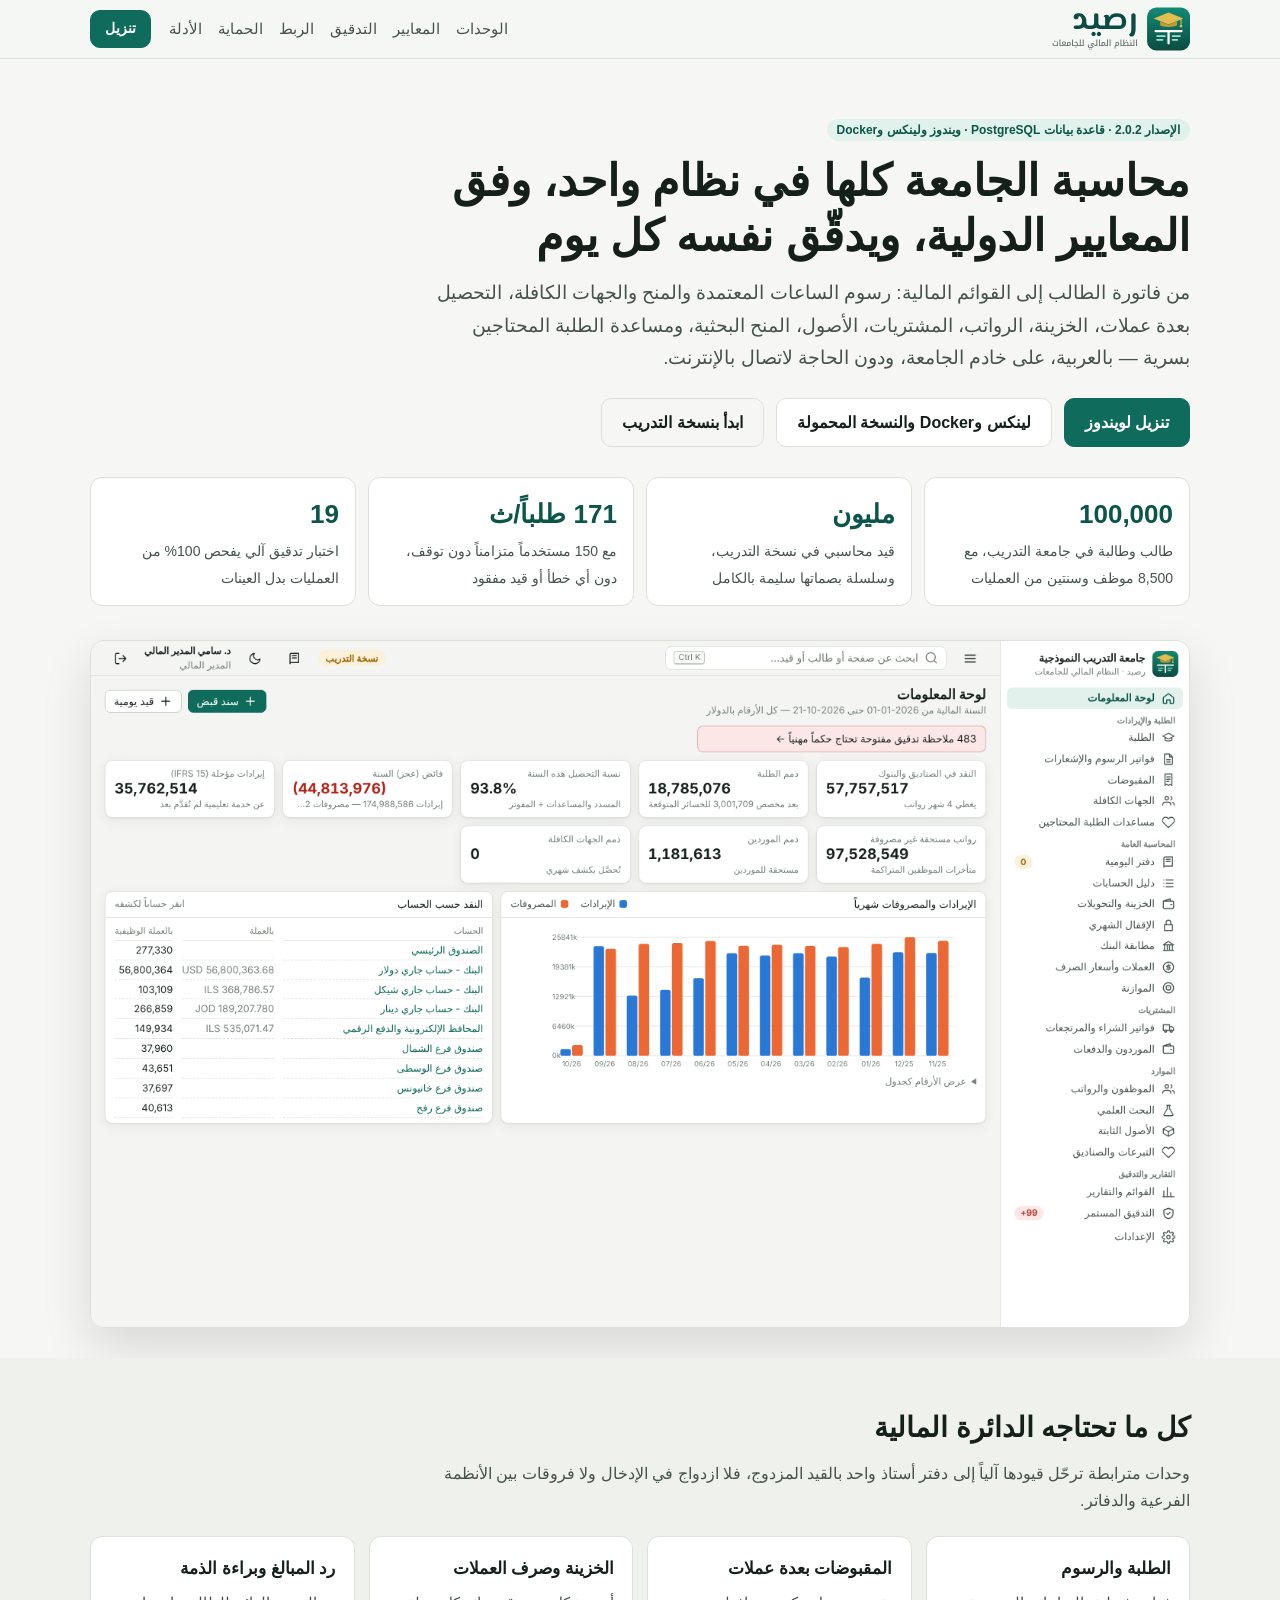
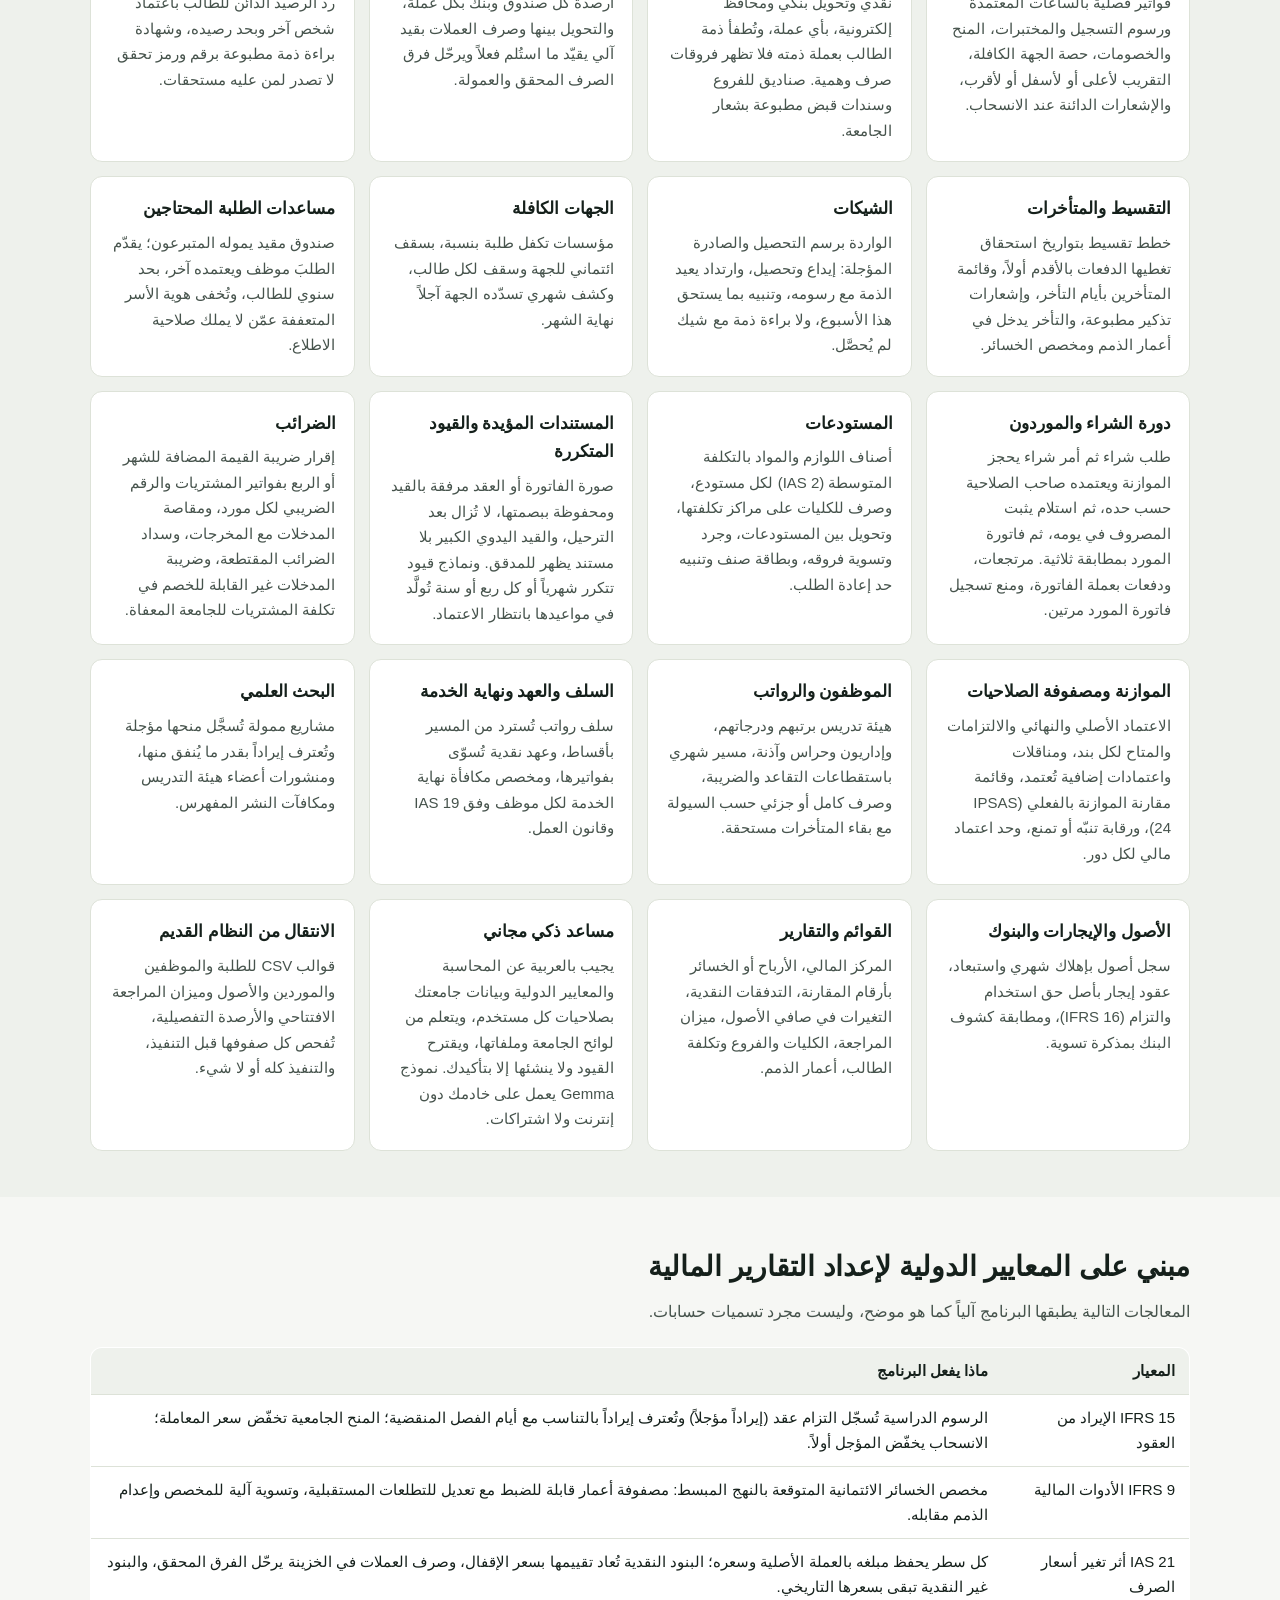
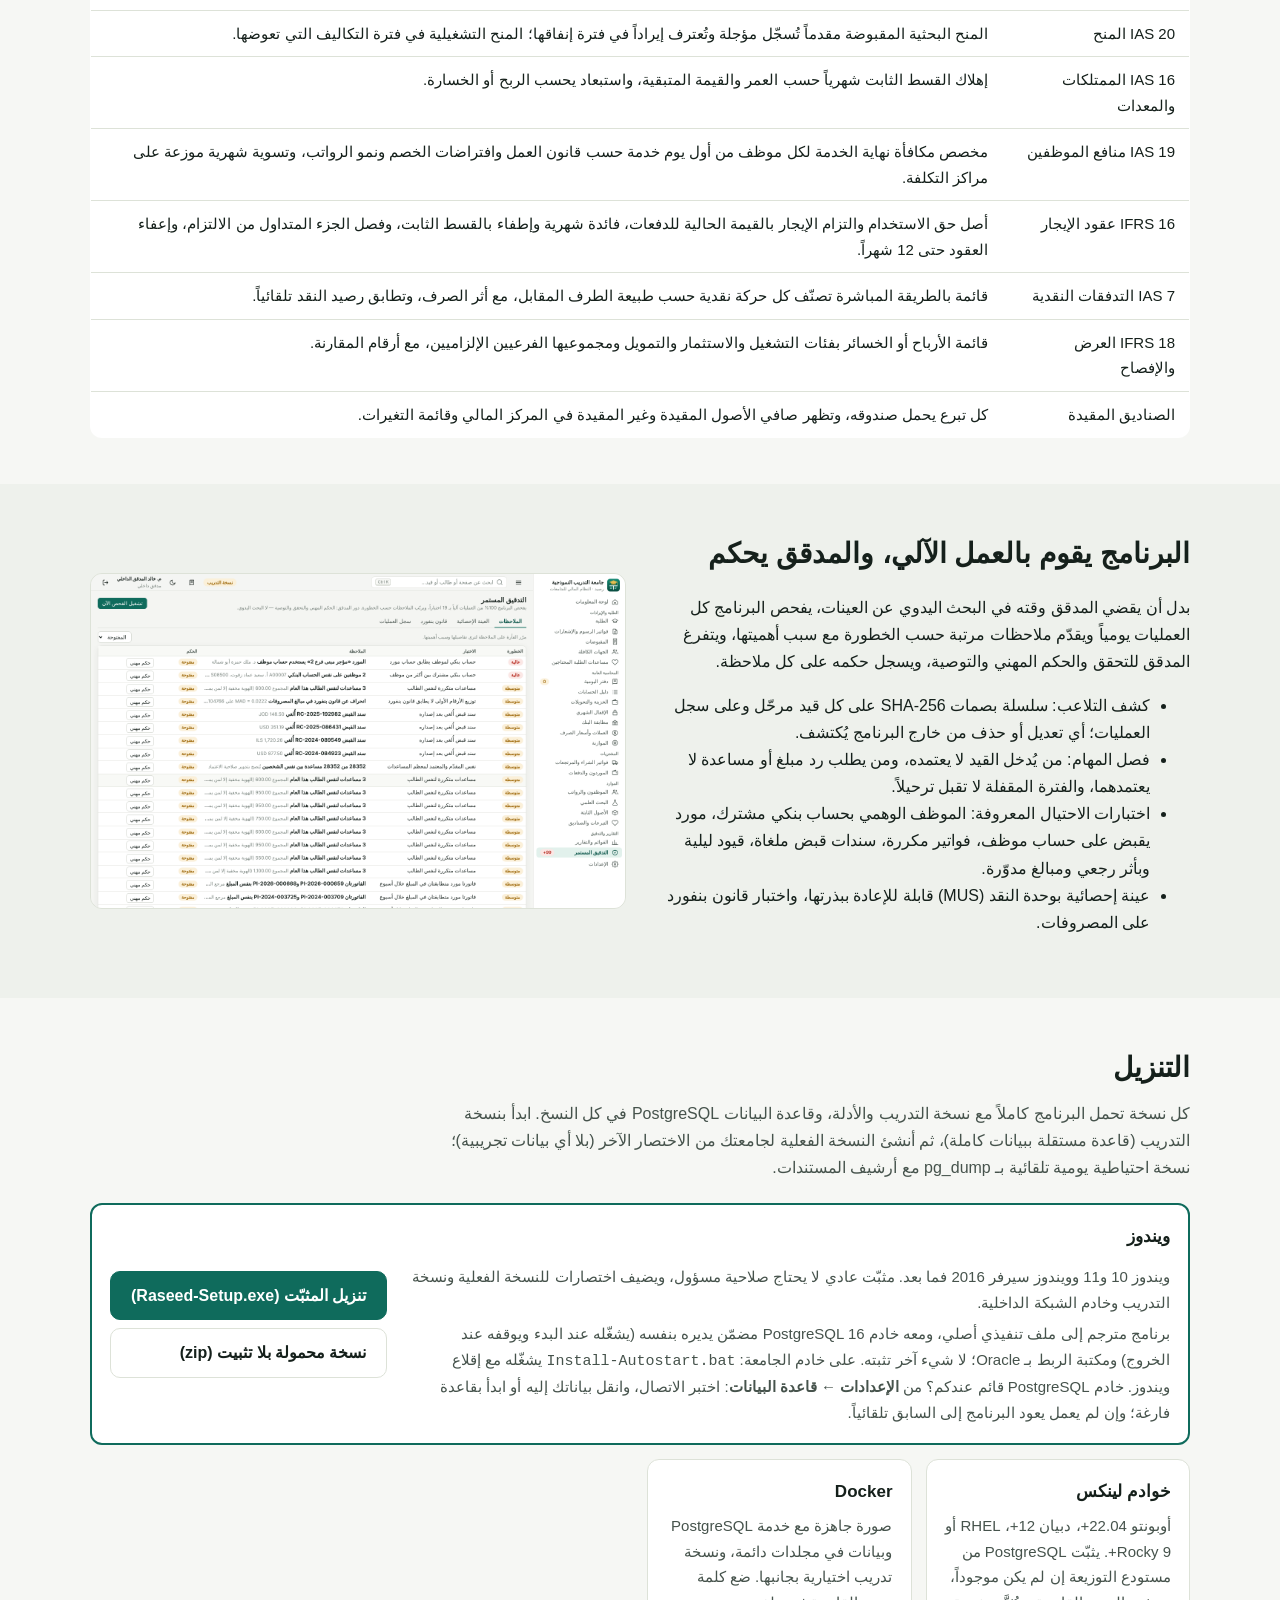
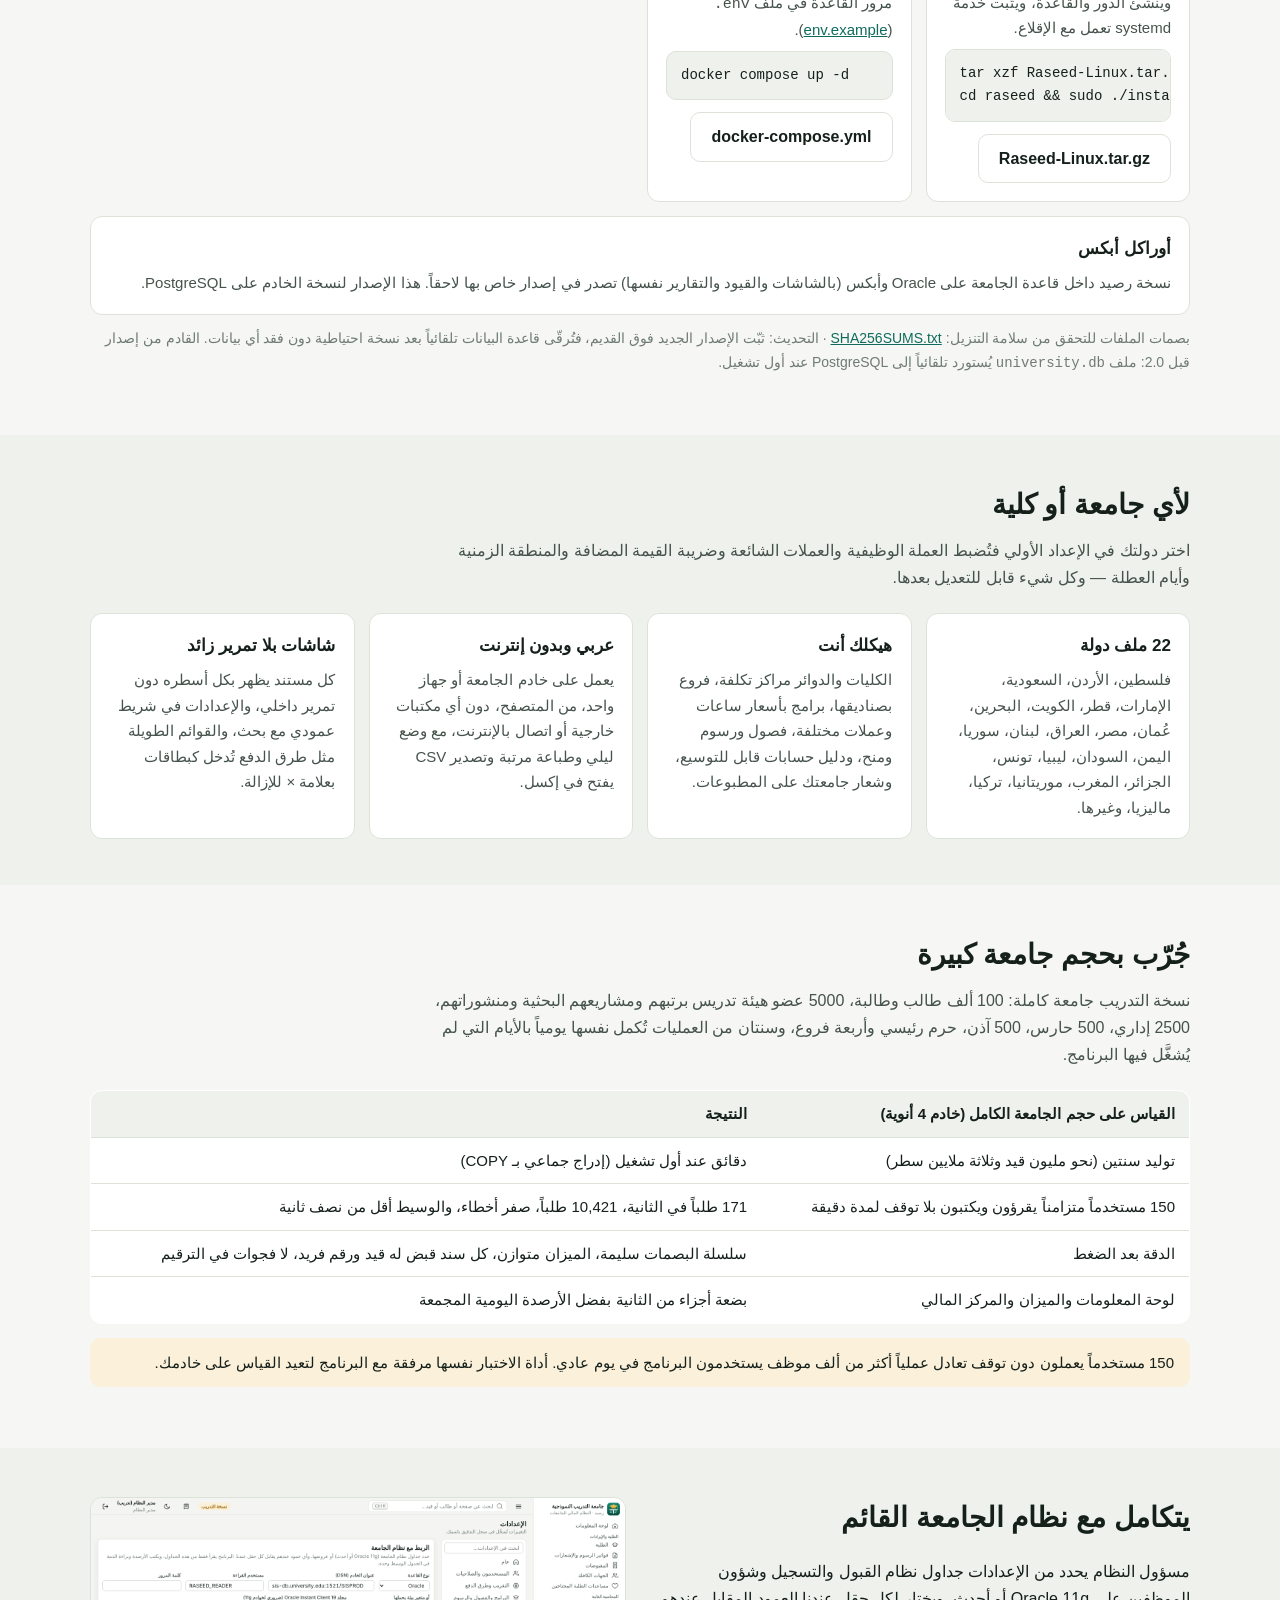
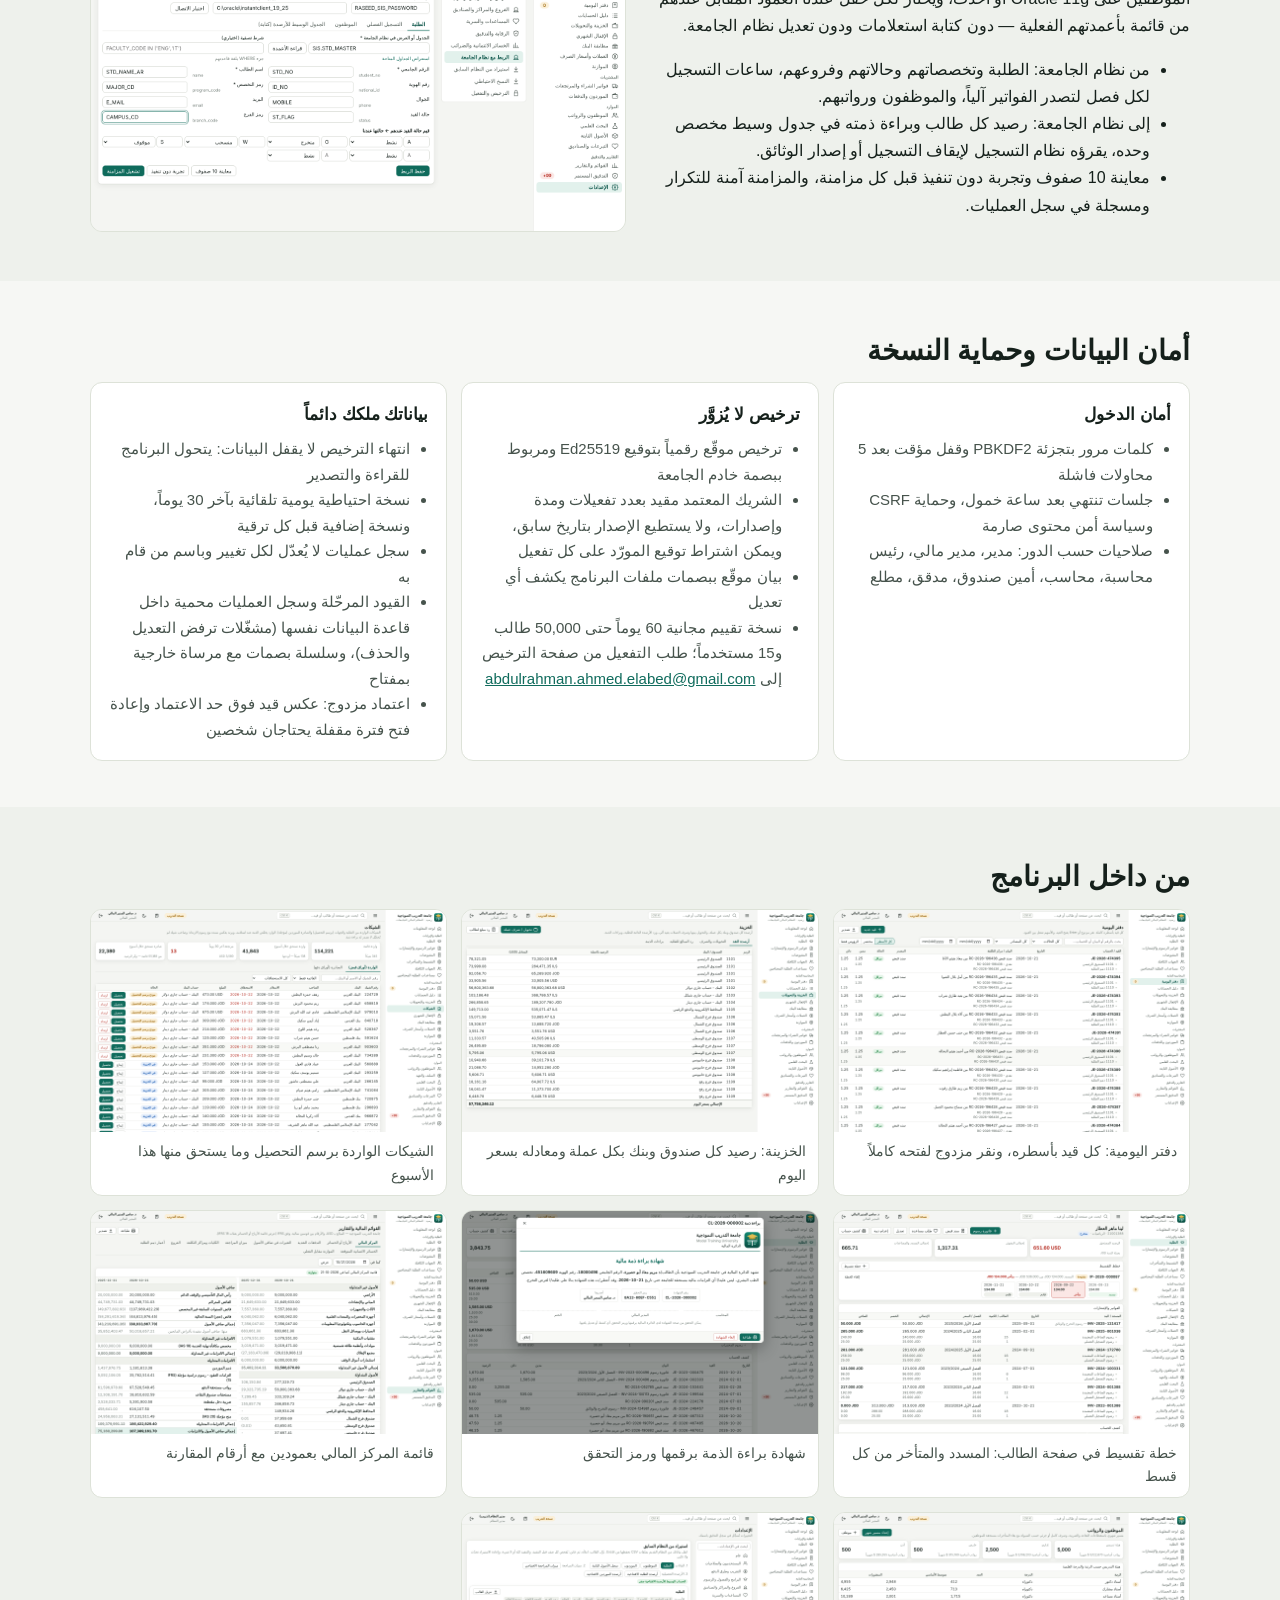
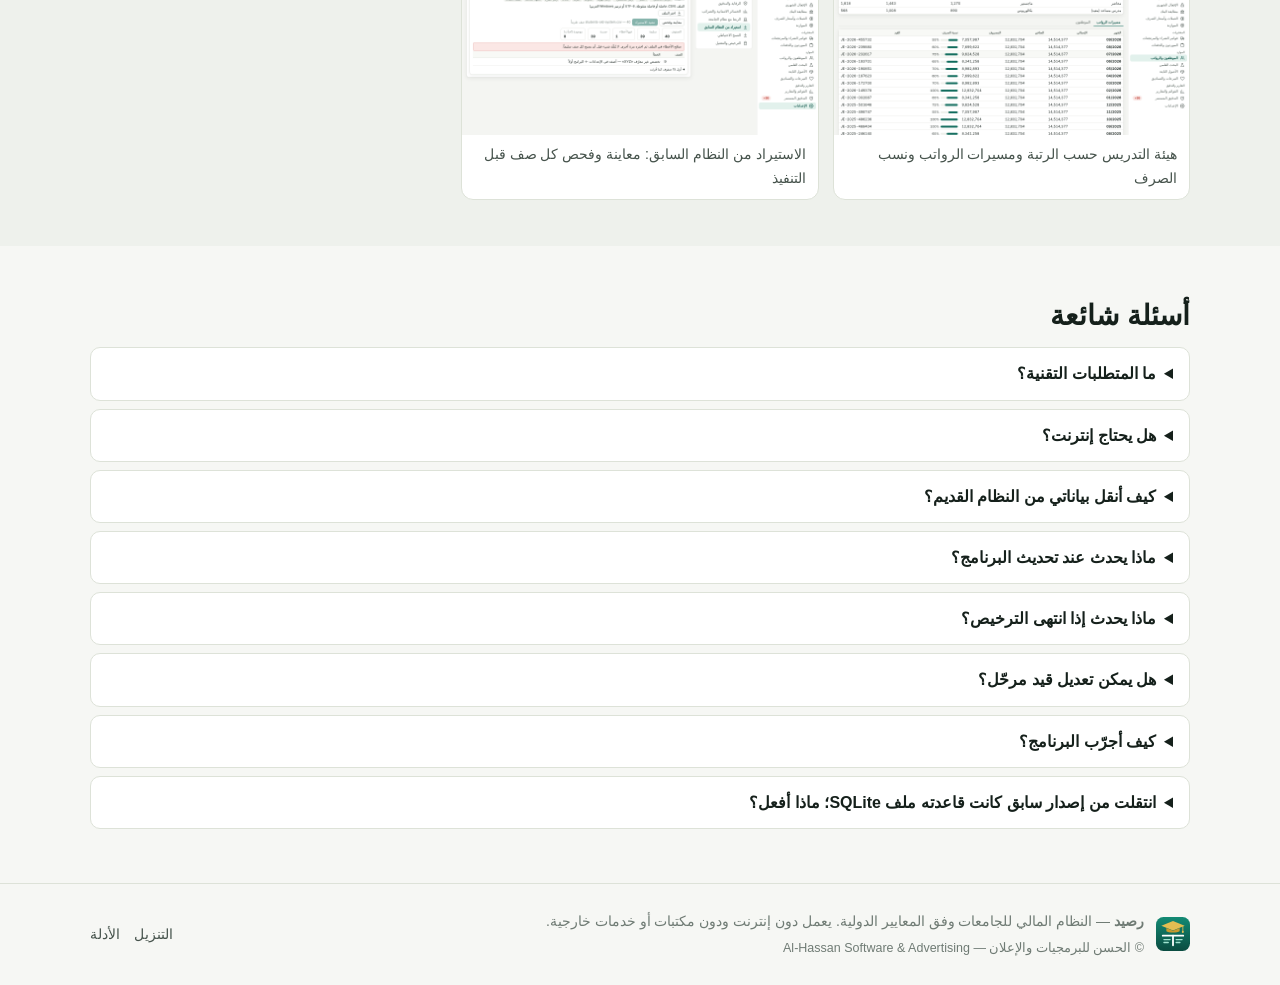
<file: index.html>
<!doctype html>
<html lang="ar" dir="rtl">
<head>
<meta charset="utf-8">
<meta name="viewport" content="width=device-width, initial-scale=1">
<title>رصيد — النظام المالي للجامعات</title>
<meta name="description" content="رصيد: نظام محاسبي ومالي متكامل للجامعات والكليات وفق المعايير الدولية IFRS — رسوم الطلبة والمنح والجهات الكافلة، الخزينة، الرواتب، البحث العلمي، الإقفال والقوائم، والتدقيق المستمر. بالعربية ويعمل دون إنترنت.">
<meta name="theme-color" content="#0f6b5c">
<meta property="og:title" content="رصيد — النظام المالي للجامعات">
<meta property="og:description" content="محاسبة الجامعة كلها في نظام واحد، وفق المعايير الدولية، ويدقّق نفسه كل يوم.">
<meta property="og:image" content="https://abdulrahmanahmedelabed-prog.github.io/raseed/img/og.png">
<meta property="og:url" content="https://abdulrahmanahmedelabed-prog.github.io/raseed/">
<meta name="twitter:card" content="summary_large_image">
<link rel="icon" href="img/logo.svg" type="image/svg+xml">
<link rel="icon" href="favicon.ico" sizes="any">
<link rel="stylesheet" href="site.css">
</head>
<body>
<header class="top"><div class="wrap">
  <a class="logo" href="#" aria-label="رصيد — النظام المالي للجامعات"><picture><source srcset="img/brand-dark.svg" media="(prefers-color-scheme: dark)"><img src="img/brand.svg" alt="رصيد — النظام المالي للجامعات" width="186" height="40"></picture></a>
  <nav><a href="#modules">الوحدات</a><a href="#ifrs">المعايير</a><a href="#audit">التدقيق</a><a href="#integration">الربط</a><a href="#security">الحماية</a><a href="guides/">الأدلة</a></nav>
  <a class="btn primary sm" href="#download">تنزيل</a>
</div></header>

<main>
<section class="hero"><div class="wrap">
  <span class="tag">الإصدار 2.0.2 · قاعدة بيانات PostgreSQL · ويندوز ولينكس وDocker</span>
  <h1>محاسبة الجامعة كلها في نظام واحد، وفق المعايير الدولية، ويدقّق نفسه كل يوم</h1>
  <p class="lead">من فاتورة الطالب إلى القوائم المالية: رسوم الساعات المعتمدة والمنح والجهات الكافلة، التحصيل بعدة عملات، الخزينة، الرواتب، المشتريات، الأصول، المنح البحثية، ومساعدة الطلبة المحتاجين بسرية — بالعربية، على خادم الجامعة، ودون الحاجة لاتصال بالإنترنت.</p>
  <div class="cta">
    <a class="btn primary" href="download/Raseed-Setup.exe">تنزيل لويندوز</a>
    <a class="btn" href="#download">لينكس وDocker والنسخة المحمولة</a>
    <a class="btn ghost" href="guides/#start">ابدأ بنسخة التدريب</a>
  </div>
  <div class="stats">
    <div class="stat"><b>100,000</b><span>طالب وطالبة في جامعة التدريب، مع 8,500 موظف وسنتين من العمليات</span></div>
    <div class="stat"><b>مليون</b><span>قيد محاسبي في نسخة التدريب، وسلسلة بصماتها سليمة بالكامل</span></div>
    <div class="stat"><b>171 طلباً/ث</b><span>مع 150 مستخدماً متزامناً دون توقف، دون أي خطأ أو قيد مفقود</span></div>
    <div class="stat"><b>19</b><span>اختبار تدقيق آلي يفحص 100% من العمليات بدل العينات</span></div>
  </div>
  <div class="shot"><img src="img/dashboard.png" alt="لوحة المعلومات: النقد والذمم والإيرادات المؤجلة ونسبة التحصيل والإيرادات والمصروفات الشهرية" width="1440" height="900"></div>
</div></section>

<section id="modules" class="alt"><div class="wrap">
  <h2>كل ما تحتاجه الدائرة المالية</h2>
  <p class="sub">وحدات مترابطة ترحّل قيودها آلياً إلى دفتر أستاذ واحد بالقيد المزدوج، فلا ازدواج في الإدخال ولا فروقات بين الأنظمة الفرعية والدفاتر.</p>
  <div class="grid">
    <div class="card"><h3>الطلبة والرسوم</h3><p>فواتير فصلية بالساعات المعتمدة ورسوم التسجيل والمختبرات، المنح والخصومات، حصة الجهة الكافلة، التقريب لأعلى أو لأسفل أو لأقرب، والإشعارات الدائنة عند الانسحاب.</p></div>
    <div class="card"><h3>المقبوضات بعدة عملات</h3><p>نقدي وتحويل بنكي ومحافظ إلكترونية، بأي عملة، وتُطفأ ذمة الطالب بعملة ذمته فلا تظهر فروقات صرف وهمية. صناديق للفروع وسندات قبض مطبوعة بشعار الجامعة.</p></div>
    <div class="card"><h3>الخزينة وصرف العملات</h3><p>أرصدة كل صندوق وبنك بكل عملة، والتحويل بينها وصرف العملات بقيد آلي يقيّد ما استُلم فعلاً ويرحّل فرق الصرف المحقق والعمولة.</p></div>
    <div class="card"><h3>رد المبالغ وبراءة الذمة</h3><p>رد الرصيد الدائن للطالب باعتماد شخص آخر وبحد رصيده، وشهادة براءة ذمة مطبوعة برقم ورمز تحقق لا تصدر لمن عليه مستحقات.</p></div>
    <div class="card"><h3>التقسيط والمتأخرات</h3><p>خطط تقسيط بتواريخ استحقاق تغطيها الدفعات بالأقدم أولاً، وقائمة المتأخرين بأيام التأخر، وإشعارات تذكير مطبوعة، والتأخر يدخل في أعمار الذمم ومخصص الخسائر.</p></div>
    <div class="card"><h3>الشيكات</h3><p>الواردة برسم التحصيل والصادرة المؤجلة: إيداع وتحصيل، وارتداد يعيد الذمة مع رسومه، وتنبيه بما يستحق هذا الأسبوع، ولا براءة ذمة مع شيك لم يُحصَّل.</p></div>
    <div class="card"><h3>الجهات الكافلة</h3><p>مؤسسات تكفل طلبة بنسبة، بسقف ائتماني للجهة وسقف لكل طالب، وكشف شهري تسدّده الجهة آجلاً نهاية الشهر.</p></div>
    <div class="card"><h3>مساعدات الطلبة المحتاجين</h3><p>صندوق مقيد يموله المتبرعون؛ يقدّم الطلبَ موظف ويعتمده آخر، بحد سنوي للطالب، وتُخفى هوية الأسر المتعففة عمّن لا يملك صلاحية الاطلاع.</p></div>
    <div class="card"><h3>دورة الشراء والموردون</h3><p>طلب شراء ثم أمر شراء يحجز الموازنة ويعتمده صاحب الصلاحية حسب حده، ثم استلام يثبت المصروف في يومه، ثم فاتورة المورد بمطابقة ثلاثية. مرتجعات، ودفعات بعملة الفاتورة، ومنع تسجيل فاتورة المورد مرتين.</p></div>
    <div class="card"><h3>المستودعات</h3><p>أصناف اللوازم والمواد بالتكلفة المتوسطة (IAS 2) لكل مستودع، وصرف للكليات على مراكز تكلفتها، وتحويل بين المستودعات، وجرد وتسوية فروقه، وبطاقة صنف وتنبيه حد إعادة الطلب.</p></div>
    <div class="card"><h3>المستندات المؤيدة والقيود المتكررة</h3><p>صورة الفاتورة أو العقد مرفقة بالقيد ومحفوظة ببصمتها، لا تُزال بعد الترحيل، والقيد اليدوي الكبير بلا مستند يظهر للمدقق. ونماذج قيود تتكرر شهرياً أو كل ربع أو سنة تُولَّد في مواعيدها بانتظار الاعتماد.</p></div>
    <div class="card"><h3>الضرائب</h3><p>إقرار ضريبة القيمة المضافة للشهر أو الربع بفواتير المشتريات والرقم الضريبي لكل مورد، ومقاصة المدخلات مع المخرجات، وسداد الضرائب المقتطعة، وضريبة المدخلات غير القابلة للخصم في تكلفة المشتريات للجامعة المعفاة.</p></div>
    <div class="card"><h3>الموازنة ومصفوفة الصلاحيات</h3><p>الاعتماد الأصلي والنهائي والالتزامات والمتاح لكل بند، ومناقلات واعتمادات إضافية تُعتمد، وقائمة مقارنة الموازنة بالفعلي (IPSAS 24)، ورقابة تنبّه أو تمنع، وحد اعتماد مالي لكل دور.</p></div>
    <div class="card"><h3>الموظفون والرواتب</h3><p>هيئة تدريس برتبهم ودرجاتهم، وإداريون وحراس وآذنة، مسير شهري باستقطاعات التقاعد والضريبة، وصرف كامل أو جزئي حسب السيولة مع بقاء المتأخرات مستحقة.</p></div>
    <div class="card"><h3>السلف والعهد ونهاية الخدمة</h3><p>سلف رواتب تُسترد من المسير بأقساط، وعهد نقدية تُسوّى بفواتيرها، ومخصص مكافأة نهاية الخدمة لكل موظف وفق IAS 19 وقانون العمل.</p></div>
    <div class="card"><h3>البحث العلمي</h3><p>مشاريع ممولة تُسجَّل منحها مؤجلة وتُعترف إيراداً بقدر ما يُنفق منها، ومنشورات أعضاء هيئة التدريس ومكافآت النشر المفهرس.</p></div>
    <div class="card"><h3>الأصول والإيجارات والبنوك</h3><p>سجل أصول بإهلاك شهري واستبعاد، عقود إيجار بأصل حق استخدام والتزام (IFRS 16)، ومطابقة كشوف البنك بمذكرة تسوية.</p></div>
    <div class="card"><h3>القوائم والتقارير</h3><p>المركز المالي، الأرباح أو الخسائر بأرقام المقارنة، التدفقات النقدية، التغيرات في صافي الأصول، ميزان المراجعة، الكليات والفروع وتكلفة الطالب، أعمار الذمم.</p></div>
    <div class="card"><h3>مساعد ذكي مجاني</h3><p>يجيب بالعربية عن المحاسبة والمعايير الدولية وبيانات جامعتك بصلاحيات كل مستخدم، ويتعلم من لوائح الجامعة وملفاتها، ويقترح القيود ولا ينشئها إلا بتأكيدك. نموذج Gemma يعمل على خادمك دون إنترنت ولا اشتراكات.</p></div>
    <div class="card"><h3>الانتقال من النظام القديم</h3><p>قوالب CSV للطلبة والموظفين والموردين والأصول وميزان المراجعة الافتتاحي والأرصدة التفصيلية، تُفحص كل صفوفها قبل التنفيذ، والتنفيذ كله أو لا شيء.</p></div>
  </div>
</div></section>

<section id="ifrs"><div class="wrap">
  <h2>مبني على المعايير الدولية لإعداد التقارير المالية</h2>
  <p class="sub">المعالجات التالية يطبقها البرنامج آلياً كما هو موضح، وليست مجرد تسميات حسابات.</p>
  <table class="std">
    <tr><th>المعيار</th><th>ماذا يفعل البرنامج</th></tr>
    <tr><td>IFRS 15 الإيراد من العقود</td><td>الرسوم الدراسية تُسجّل التزام عقد (إيراداً مؤجلاً) وتُعترف إيراداً بالتناسب مع أيام الفصل المنقضية؛ المنح الجامعية تخفّض سعر المعاملة؛ الانسحاب يخفّض المؤجل أولاً.</td></tr>
    <tr><td>IFRS 9 الأدوات المالية</td><td>مخصص الخسائر الائتمانية المتوقعة بالنهج المبسط: مصفوفة أعمار قابلة للضبط مع تعديل للتطلعات المستقبلية، وتسوية آلية للمخصص وإعدام الذمم مقابله.</td></tr>
    <tr><td>IAS 21 أثر تغير أسعار الصرف</td><td>كل سطر يحفظ مبلغه بالعملة الأصلية وسعره؛ البنود النقدية تُعاد تقييمها بسعر الإقفال، وصرف العملات في الخزينة يرحّل الفرق المحقق، والبنود غير النقدية تبقى بسعرها التاريخي.</td></tr>
    <tr><td>IAS 20 المنح</td><td>المنح البحثية المقبوضة مقدماً تُسجّل مؤجلة وتُعترف إيراداً في فترة إنفاقها؛ المنح التشغيلية في فترة التكاليف التي تعوضها.</td></tr>
    <tr><td>IAS 16 الممتلكات والمعدات</td><td>إهلاك القسط الثابت شهرياً حسب العمر والقيمة المتبقية، واستبعاد يحسب الربح أو الخسارة.</td></tr>
    <tr><td>IAS 19 منافع الموظفين</td><td>مخصص مكافأة نهاية الخدمة لكل موظف من أول يوم خدمة حسب قانون العمل وافتراضات الخصم ونمو الرواتب، وتسوية شهرية موزعة على مراكز التكلفة.</td></tr>
    <tr><td>IFRS 16 عقود الإيجار</td><td>أصل حق الاستخدام والتزام الإيجار بالقيمة الحالية للدفعات، فائدة شهرية وإطفاء بالقسط الثابت، وفصل الجزء المتداول من الالتزام، وإعفاء العقود حتى 12 شهراً.</td></tr>
    <tr><td>IAS 7 التدفقات النقدية</td><td>قائمة بالطريقة المباشرة تصنّف كل حركة نقدية حسب طبيعة الطرف المقابل، مع أثر الصرف، وتطابق رصيد النقد تلقائياً.</td></tr>
    <tr><td>IFRS 18 العرض والإفصاح</td><td>قائمة الأرباح أو الخسائر بفئات التشغيل والاستثمار والتمويل ومجموعيها الفرعيين الإلزاميين، مع أرقام المقارنة.</td></tr>
    <tr><td>الصناديق المقيدة</td><td>كل تبرع يحمل صندوقه، وتظهر صافي الأصول المقيدة وغير المقيدة في المركز المالي وقائمة التغيرات.</td></tr>
  </table>
</div></section>

<section id="audit" class="alt"><div class="wrap">
  <div class="split">
    <div>
      <h2>البرنامج يقوم بالعمل الآلي، والمدقق يحكم</h2>
      <p>بدل أن يقضي المدقق وقته في البحث اليدوي عن العينات، يفحص البرنامج كل العمليات يومياً ويقدّم ملاحظات مرتبة حسب الخطورة مع سبب أهميتها، ويتفرغ المدقق للتحقق والحكم المهني والتوصية، ويسجل حكمه على كل ملاحظة.</p>
      <ul>
        <li>كشف التلاعب: سلسلة بصمات SHA-256 على كل قيد مرحّل وعلى سجل العمليات؛ أي تعديل أو حذف من خارج البرنامج يُكتشف.</li>
        <li>فصل المهام: من يُدخل القيد لا يعتمده، ومن يطلب رد مبلغ أو مساعدة لا يعتمدهما، والفترة المقفلة لا تقبل ترحيلاً.</li>
        <li>اختبارات الاحتيال المعروفة: الموظف الوهمي بحساب بنكي مشترك، مورد يقبض على حساب موظف، فواتير مكررة، سندات قبض ملغاة، قيود ليلية وبأثر رجعي ومبالغ مدوّرة.</li>
        <li>عينة إحصائية بوحدة النقد (MUS) قابلة للإعادة ببذرتها، واختبار قانون بنفورد على المصروفات.</li>
      </ul>
    </div>
    <img src="img/audit.png" alt="شاشة التدقيق المستمر بملاحظات مرتبة حسب الخطورة" loading="lazy" width="1440" height="900">
  </div>
</div></section>

<section id="download"><div class="wrap">
  <h2>التنزيل</h2>
  <p class="sub">كل نسخة تحمل البرنامج كاملاً مع نسخة التدريب والأدلة، وقاعدة البيانات PostgreSQL في كل النسخ. ابدأ بنسخة التدريب (قاعدة مستقلة ببيانات كاملة)، ثم أنشئ النسخة الفعلية لجامعتك من الاختصار الآخر (بلا أي بيانات تجريبية)؛ نسخة احتياطية يومية تلقائية بـ pg_dump مع أرشيف المستندات.</p>
  <div class="dl">
    <div class="card dl-main">
      <h3>ويندوز</h3>
      <p>ويندوز 10 و11 وويندوز سيرفر 2016 فما بعد. مثبّت عادي لا يحتاج صلاحية مسؤول، ويضيف اختصارات للنسخة الفعلية ونسخة التدريب وخادم الشبكة الداخلية.</p>
      <div class="dl-btns"><a class="btn primary" href="download/Raseed-Setup.exe">تنزيل المثبّت (Raseed-Setup.exe)</a>
        <a class="btn" href="download/Raseed-Windows-Portable.zip">نسخة محمولة بلا تثبيت (zip)</a></div>
      <p class="muted">برنامج مترجم إلى ملف تنفيذي أصلي، ومعه خادم PostgreSQL 16 مضمّن يديره بنفسه (يشغّله عند البدء ويوقفه عند الخروج) ومكتبة الربط بـ Oracle؛ لا شيء آخر تثبته. على خادم الجامعة: <code>Install-Autostart.bat</code> يشغّله مع إقلاع ويندوز. خادم PostgreSQL قائم عندكم؟ من <b>الإعدادات ← قاعدة البيانات</b>: اختبر الاتصال، وانقل بياناتك إليه أو ابدأ بقاعدة فارغة؛ وإن لم يعمل يعود البرنامج إلى السابق تلقائياً.</p>
    </div>
    <div class="card">
      <h3>خوادم لينكس</h3>
      <p>أوبونتو 22.04+، دبيان 12+، RHEL أو Rocky 9+. يثبّت PostgreSQL من مستودع التوزيعة إن لم يكن موجوداً، وينشئ الدور والقاعدة، ويُثبَّت خدمة systemd تعمل مع الإقلاع.</p>
      <pre>tar xzf Raseed-Linux.tar.gz
cd raseed && sudo ./install.sh</pre>
      <a class="btn" href="download/Raseed-Linux.tar.gz">Raseed-Linux.tar.gz</a>
    </div>
    <div class="card">
      <h3>Docker</h3>
      <p>صورة جاهزة مع خدمة PostgreSQL وبيانات في مجلدات دائمة، ونسخة تدريب اختيارية بجانبها. ضع كلمة مرور القاعدة في ملف <code>.env</code> (<a href="download/env.example">env.example</a>).</p>
      <pre>docker compose up -d</pre>
      <a class="btn" href="download/docker-compose.yml">docker-compose.yml</a>
    </div>
    <div class="card" id="apex">
      <h3>أوراكل أبكس</h3>
      <p>نسخة رصيد داخل قاعدة الجامعة على Oracle وأبكس (بالشاشات والقيود والتقارير نفسها) تصدر في إصدار خاص بها لاحقاً. هذا الإصدار لنسخة الخادم على PostgreSQL.</p>
    </div>
  </div>
  <p class="small muted" style="margin-top:12px">بصمات الملفات للتحقق من سلامة التنزيل: <a href="download/SHA256SUMS.txt">SHA256SUMS.txt</a> · التحديث: ثبّت الإصدار الجديد فوق القديم، فتُرقّى قاعدة البيانات تلقائياً بعد نسخة احتياطية دون فقد أي بيانات. القادم من إصدار قبل 2.0: ملف <code>university.db</code> يُستورد تلقائياً إلى PostgreSQL عند أول تشغيل.</p>
</div></section>

<section id="universities" class="alt"><div class="wrap">
  <h2>لأي جامعة أو كلية</h2>
  <p class="sub">اختر دولتك في الإعداد الأولي فتُضبط العملة الوظيفية والعملات الشائعة وضريبة القيمة المضافة والمنطقة الزمنية وأيام العطلة — وكل شيء قابل للتعديل بعدها.</p>
  <div class="grid">
    <div class="card"><h3>22 ملف دولة</h3><p>فلسطين، الأردن، السعودية، الإمارات، قطر، الكويت، البحرين، عُمان، مصر، العراق، لبنان، سوريا، اليمن، السودان، ليبيا، تونس، الجزائر، المغرب، موريتانيا، تركيا، ماليزيا، وغيرها.</p></div>
    <div class="card"><h3>هيكلك أنت</h3><p>الكليات والدوائر مراكز تكلفة، فروع بصناديقها، برامج بأسعار ساعات وعملات مختلفة، فصول ورسوم ومنح، ودليل حسابات قابل للتوسيع، وشعار جامعتك على المطبوعات.</p></div>
    <div class="card"><h3>عربي وبدون إنترنت</h3><p>يعمل على خادم الجامعة أو جهاز واحد، من المتصفح، دون أي مكتبات خارجية أو اتصال بالإنترنت، مع وضع ليلي وطباعة مرتبة وتصدير CSV يفتح في إكسل.</p></div>
    <div class="card"><h3>شاشات بلا تمرير زائد</h3><p>كل مستند يظهر بكل أسطره دون تمرير داخلي، والإعدادات في شريط عمودي مع بحث، والقوائم الطويلة مثل طرق الدفع تُدخل كبطاقات بعلامة × للإزالة.</p></div>
  </div>
</div></section>

<section id="scale"><div class="wrap">
  <h2>جُرّب بحجم جامعة كبيرة</h2>
  <p class="sub">نسخة التدريب جامعة كاملة: 100 ألف طالب وطالبة، 5000 عضو هيئة تدريس برتبهم ومشاريعهم البحثية ومنشوراتهم، 2500 إداري، 500 حارس، 500 آذن، حرم رئيسي وأربعة فروع، وسنتان من العمليات تُكمل نفسها يومياً بالأيام التي لم يُشغَّل فيها البرنامج.</p>
  <table class="std">
    <tr><th>القياس على حجم الجامعة الكامل (خادم 4 أنوية)</th><th>النتيجة</th></tr>
    <tr><td>توليد سنتين (نحو مليون قيد وثلاثة ملايين سطر)</td><td>دقائق عند أول تشغيل (إدراج جماعي بـ COPY)</td></tr>
    <tr><td>150 مستخدماً متزامناً يقرؤون ويكتبون بلا توقف لمدة دقيقة</td><td>171 طلباً في الثانية، 10,421 طلباً، صفر أخطاء، والوسيط أقل من نصف ثانية</td></tr>
    <tr><td>الدقة بعد الضغط</td><td>سلسلة البصمات سليمة، الميزان متوازن، كل سند قبض له قيد ورقم فريد، لا فجوات في الترقيم</td></tr>
    <tr><td>لوحة المعلومات والميزان والمركز المالي</td><td>بضعة أجزاء من الثانية بفضل الأرصدة اليومية المجمعة</td></tr>
  </table>
  <p class="note" style="margin-top:14px">150 مستخدماً يعملون دون توقف تعادل عملياً أكثر من ألف موظف يستخدمون البرنامج في يوم عادي. أداة الاختبار نفسها مرفقة مع البرنامج لتعيد القياس على خادمك.</p>
</div></section>

<section id="integration" class="alt"><div class="wrap">
  <div class="split">
    <div>
      <h2>يتكامل مع نظام الجامعة القائم</h2>
      <p>مسؤول النظام يحدد من الإعدادات جداول نظام القبول والتسجيل وشؤون الموظفين على Oracle 11g أو أحدث، ويختار لكل حقل عندنا العمود المقابل عندهم من قائمة بأعمدتهم الفعلية — دون كتابة استعلامات ودون تعديل نظام الجامعة.</p>
      <ul>
        <li>من نظام الجامعة: الطلبة وتخصصاتهم وحالاتهم وفروعهم، ساعات التسجيل لكل فصل لتصدر الفواتير آلياً، والموظفون ورواتبهم.</li>
        <li>إلى نظام الجامعة: رصيد كل طالب وبراءة ذمته في جدول وسيط مخصص وحده، يقرؤه نظام التسجيل لإيقاف التسجيل أو إصدار الوثائق.</li>
        <li>معاينة 10 صفوف وتجربة دون تنفيذ قبل كل مزامنة، والمزامنة آمنة للتكرار ومسجلة في سجل العمليات.</li>
      </ul>
    </div>
    <img src="img/integration.png" alt="شاشة الربط مع نظام الجامعة: الاتصال واختيار الجداول وحقول الربط" loading="lazy" width="1440" height="900">
  </div>
</div></section>

<section id="security"><div class="wrap">
  <h2>أمان البيانات وحماية النسخة</h2>
  <div class="grid">
    <div class="card"><h3>أمان الدخول</h3><ul><li>كلمات مرور بتجزئة PBKDF2 وقفل مؤقت بعد 5 محاولات فاشلة</li><li>جلسات تنتهي بعد ساعة خمول، وحماية CSRF وسياسة أمن محتوى صارمة</li><li>صلاحيات حسب الدور: مدير، مدير مالي، رئيس محاسبة، محاسب، أمين صندوق، مدقق، مطلع</li></ul></div>
    <div class="card"><h3>ترخيص لا يُزوَّر</h3><ul><li>ترخيص موقّع رقمياً بتوقيع Ed25519 ومربوط ببصمة خادم الجامعة</li><li>الشريك المعتمد مقيد بعدد تفعيلات ومدة وإصدارات، ولا يستطيع الإصدار بتاريخ سابق، ويمكن اشتراط توقيع المورّد على كل تفعيل</li><li>بيان موقّع ببصمات ملفات البرنامج يكشف أي تعديل</li><li>نسخة تقييم مجانية 60 يوماً حتى 50,000 طالب و15 مستخدماً؛ طلب التفعيل من صفحة الترخيص إلى <a href="mailto:abdulrahman.ahmed.elabed@gmail.com" dir="ltr">abdulrahman.ahmed.elabed@gmail.com</a></li></ul></div>
    <div class="card"><h3>بياناتك ملكك دائماً</h3><ul><li>انتهاء الترخيص لا يقفل البيانات: يتحول البرنامج للقراءة والتصدير</li><li>نسخة احتياطية يومية تلقائية بآخر 30 يوماً، ونسخة إضافية قبل كل ترقية</li><li>سجل عمليات لا يُعدّل لكل تغيير وباسم من قام به</li><li>القيود المرحّلة وسجل العمليات محمية داخل قاعدة البيانات نفسها (مشغّلات ترفض التعديل والحذف)، وسلسلة بصمات مع مرساة خارجية بمفتاح</li><li>اعتماد مزدوج: عكس قيد فوق حد الاعتماد وإعادة فتح فترة مقفلة يحتاجان شخصين</li></ul></div>
  </div>
</div></section>

<section class="alt"><div class="wrap">
  <h2>من داخل البرنامج</h2>
  <div class="gallery">
    <figure><img src="img/journal.png" alt="دفتر اليومية" loading="lazy" width="1440" height="900"><figcaption>دفتر اليومية: كل قيد بأسطره، ونقر مزدوج لفتحه كاملاً</figcaption></figure>
    <figure><img src="img/treasury.png" alt="الخزينة" loading="lazy" width="1440" height="900"><figcaption>الخزينة: رصيد كل صندوق وبنك بكل عملة ومعادله بسعر اليوم</figcaption></figure>
    <figure><img src="img/cheques.png" alt="الشيكات" loading="lazy" width="1440" height="900"><figcaption>الشيكات الواردة برسم التحصيل وما يستحق منها هذا الأسبوع</figcaption></figure>
    <figure><img src="img/installments.png" alt="التقسيط والمتأخرات" loading="lazy" width="1440" height="900"><figcaption>خطة تقسيط في صفحة الطالب: المسدد والمتأخر من كل قسط</figcaption></figure>
    <figure><img src="img/clearance.png" alt="شهادة براءة ذمة" loading="lazy" width="1440" height="900"><figcaption>شهادة براءة الذمة برقمها ورمز التحقق</figcaption></figure>
    <figure><img src="img/reports_r_sfp.png" alt="قائمة المركز المالي" loading="lazy" width="1440" height="900"><figcaption>قائمة المركز المالي بعمودين مع أرقام المقارنة</figcaption></figure>
    <figure><img src="img/payroll.png" alt="الرواتب" loading="lazy" width="1440" height="900"><figcaption>هيئة التدريس حسب الرتبة ومسيرات الرواتب ونسب الصرف</figcaption></figure>
    <figure><img src="img/import.png" alt="الاستيراد من النظام السابق" loading="lazy" width="1440" height="900"><figcaption>الاستيراد من النظام السابق: معاينة وفحص كل صف قبل التنفيذ</figcaption></figure>
  </div>
</div></section>

<section><div class="wrap">
  <h2>أسئلة شائعة</h2>
  <details><summary>ما المتطلبات التقنية؟</summary><p>قاعدة البيانات PostgreSQL 14 أو أحدث: مثبّت ويندوز والنسخة المحمولة يضمّنانها ويديرانها بنفسيهما فلا يحتاجان شيئاً آخر، وحزمة لينكس تثبّتها من مستودع التوزيعة وتحتاج بايثون 3.11 أو أحدث من النظام، وعلى ماك عبر Docker. الاستخدام من أي متصفح حديث على الشبكة الداخلية. الربط مع Oracle 11g وحده يحتاج عميل Oracle الفوري 19.</p></details>
  <details><summary>هل يحتاج إنترنت؟</summary><p>لا. كل شيء يعمل على خادم الجامعة، بما في ذلك الأدلة والخطوط والأيقونات.</p></details>
  <details><summary>كيف أنقل بياناتي من النظام القديم؟</summary><p>من الإعدادات ← الاستيراد من النظام السابق: نزّل القالب لكل نوع واملأه من Excel، فيُفحص كل صف وتظهر الأخطاء برقم صفها قبل أي تنفيذ. ميزان المراجعة الافتتاحي يرحّل حسابات المراقبة إلى حساب وسيط يصبح صفراً عندما تطابقه أرصدة الطلبة والموردين التفصيلية.</p></details>
  <details><summary>ماذا يحدث عند تحديث البرنامج؟</summary><p>ثبّت الإصدار الجديد فوق القديم. عند أول تشغيل يأخذ البرنامج نسخة احتياطية ثم يضيف ما استجد من جداول وأعمدة، دون حذف أو تعديل أي بيانات قائمة.</p></details>
  <details><summary>ماذا يحدث إذا انتهى الترخيص؟</summary><p>يتحول البرنامج للقراءة والتصدير فقط حتى التجديد، ولا تُفقد أو تُقفل أي بيانات.</p></details>
  <details><summary>هل يمكن تعديل قيد مرحّل؟</summary><p>لا، وفق مبادئ الرقابة الداخلية. يُصحَّح القيد المرحّل بقيد عكسي موثق السبب، ويبقى الأصل والعكس ظاهرين للمدقق.</p></details>
  <details><summary>كيف أجرّب البرنامج؟</summary><p>شغّل «رصيد — نسخة التدريب» فتُنشأ جامعة كاملة ببيانات وهمية وحسابات تدريب لكل دور (admin، cfo، chief، acc1، cash1، audit) وكلمة المرور train2026. التفاصيل في <a href="guides/#start">دليل البدء</a>.</p></details>
  <details><summary>انتقلت من إصدار سابق كانت قاعدته ملف SQLite؛ ماذا أفعل؟</summary><p>لا شيء: ثبّت الإصدار الجديد، وعند أول تشغيل يجد ملف <code>university.db</code> في مجلد البيانات فيستورده كاملاً إلى PostgreSQL (المعرّفات والأرقام والبصمات كما هي) ويعيد تسميته <code>university.db.imported</code>.</p></details>
</div></section>
</main>

<footer><div class="wrap foot">
  <img src="img/logo.svg" alt="" width="34" height="34">
  <div><b>رصيد</b> — النظام المالي للجامعات وفق المعايير الدولية. يعمل دون إنترنت ودون مكتبات أو خدمات خارجية.<div class="copy">© الحسن للبرمجيات والإعلان — Al-Hassan Software &amp; Advertising</div></div>
  <nav><a href="#download">التنزيل</a><a href="guides/">الأدلة</a></nav>
</div></footer>
</body>
</html>
</file>
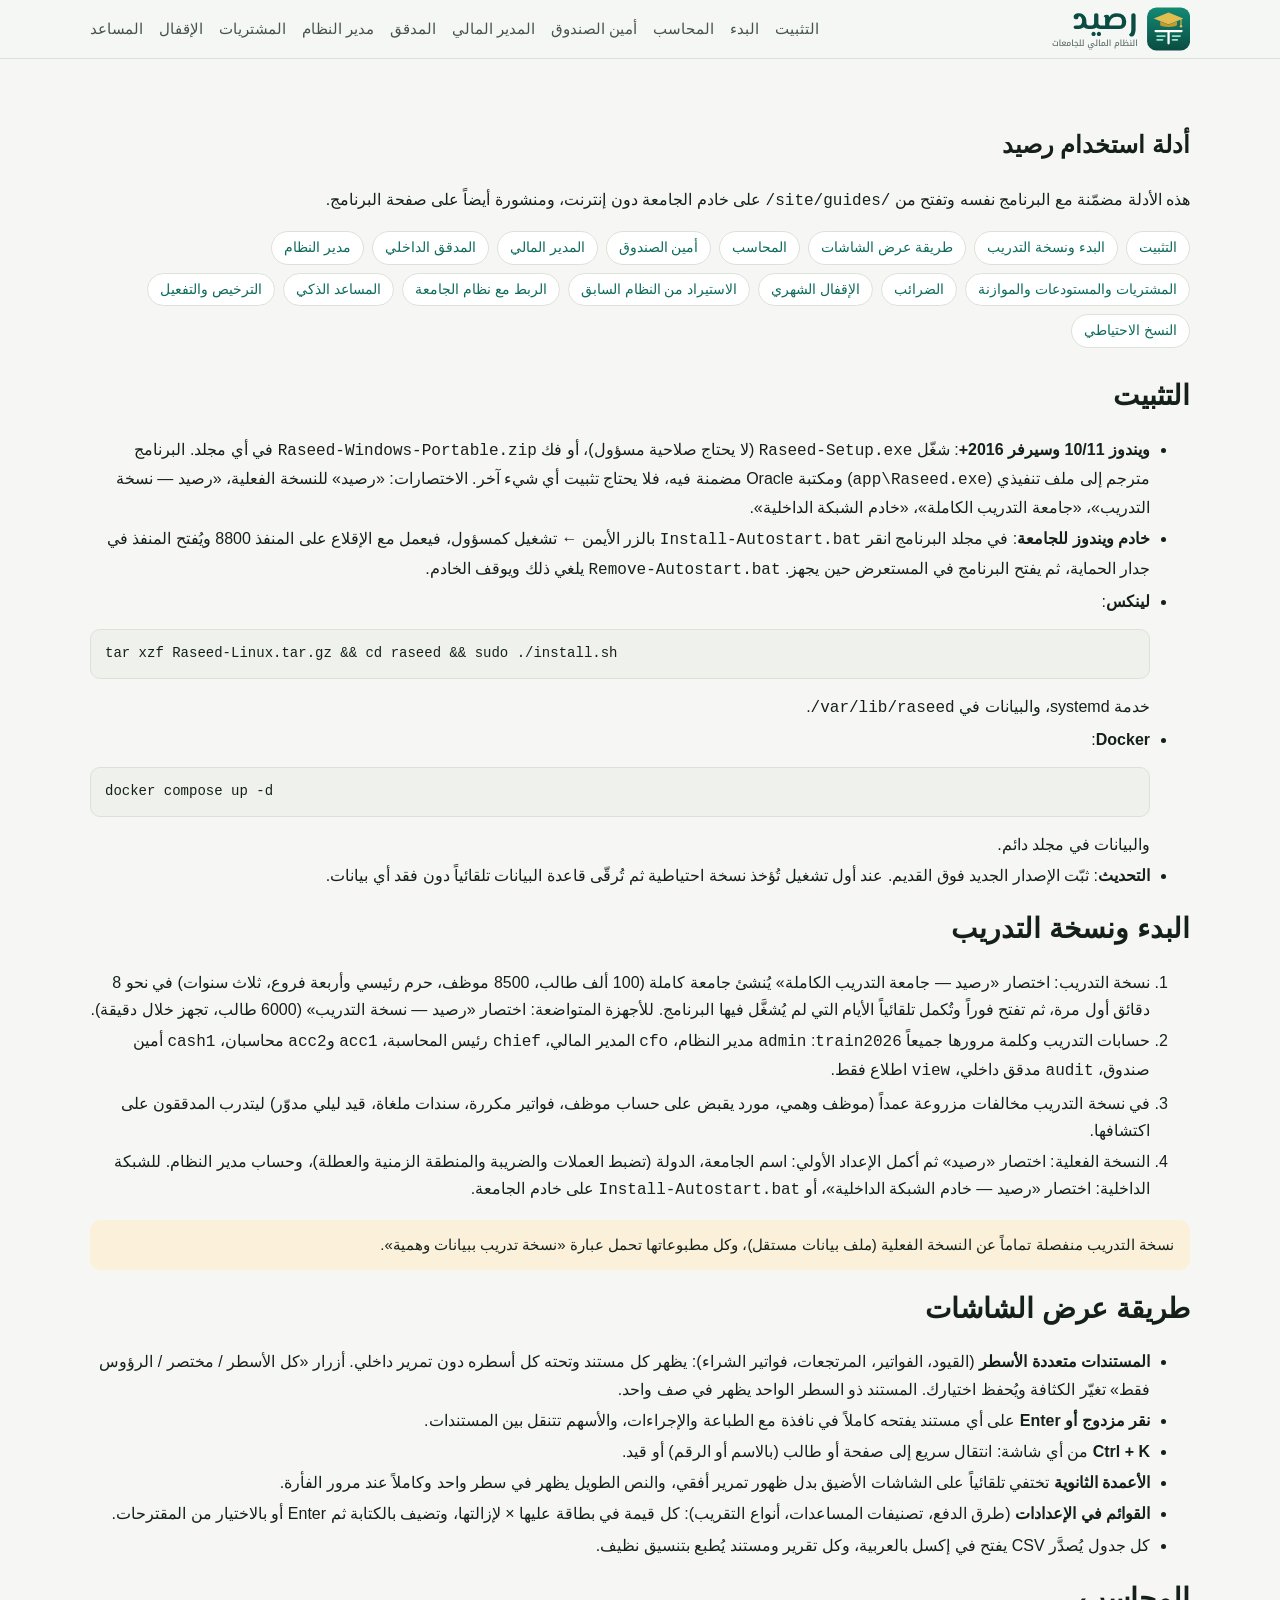
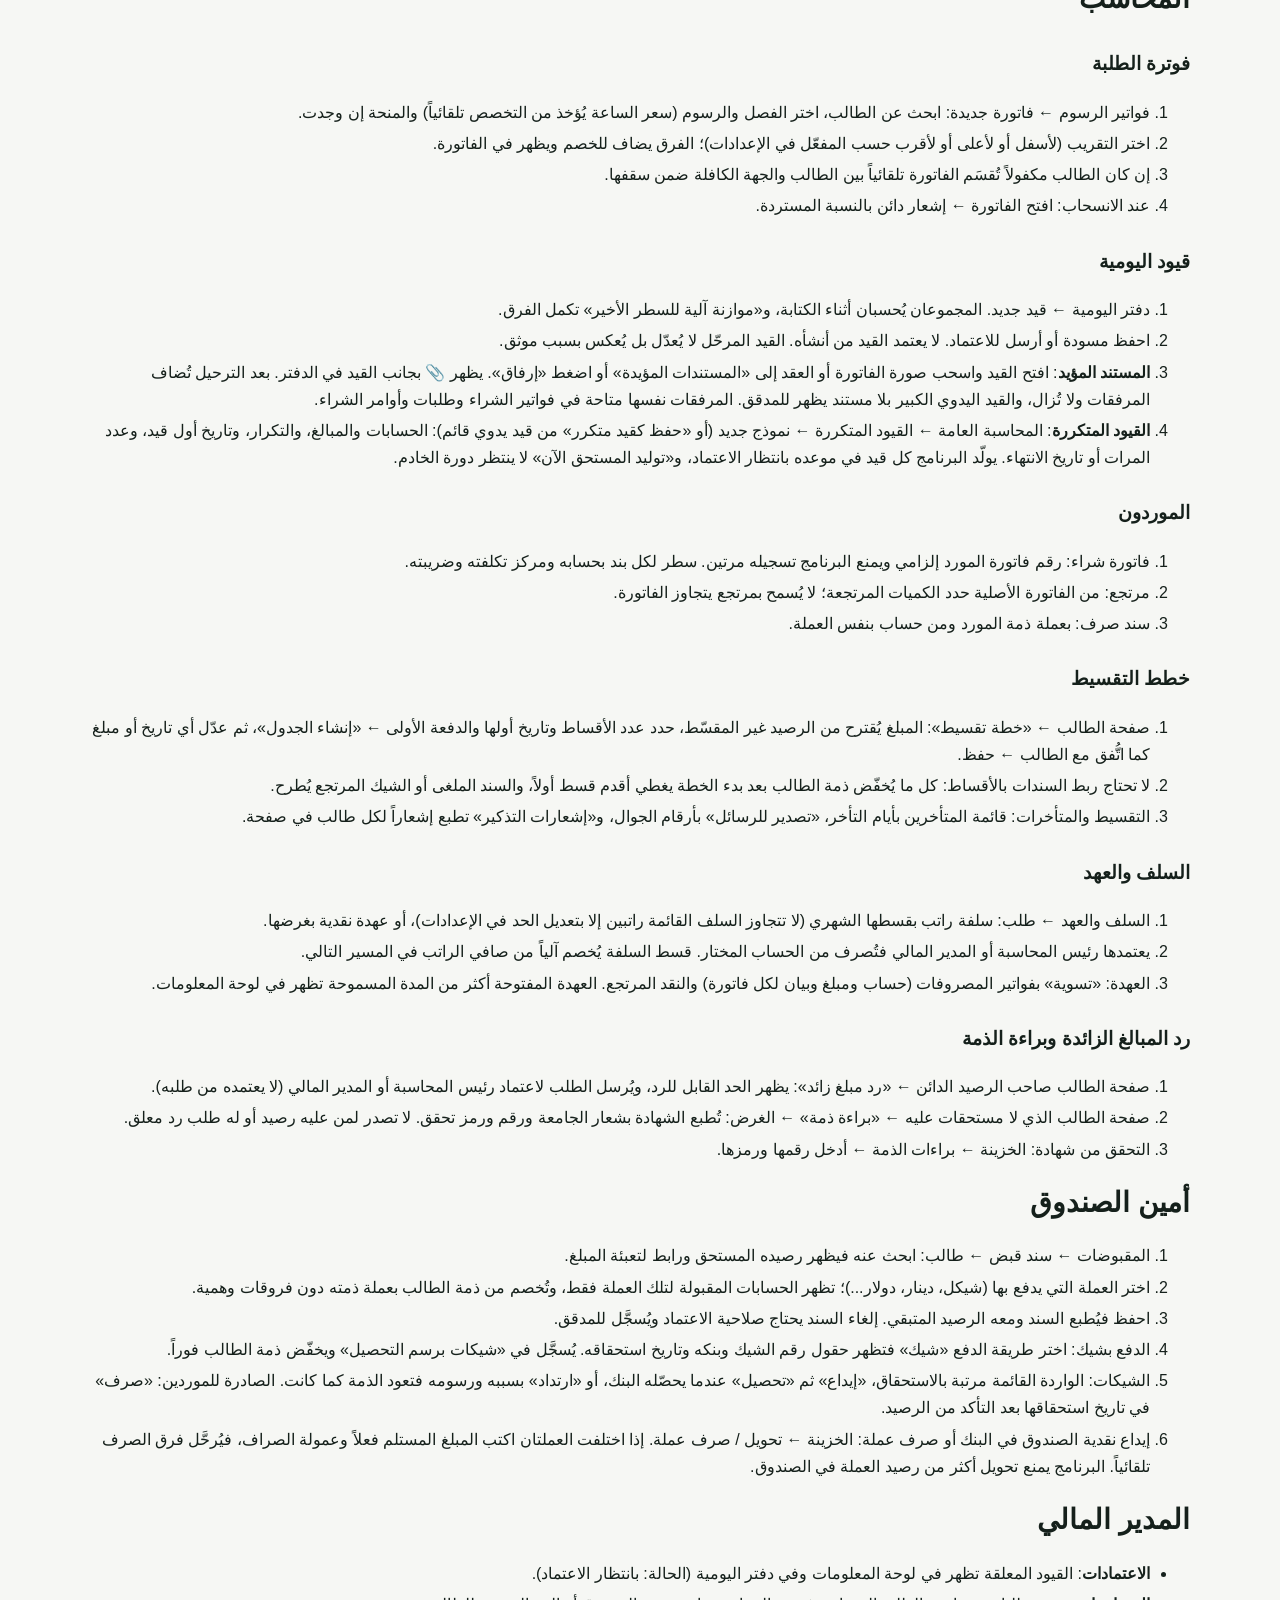
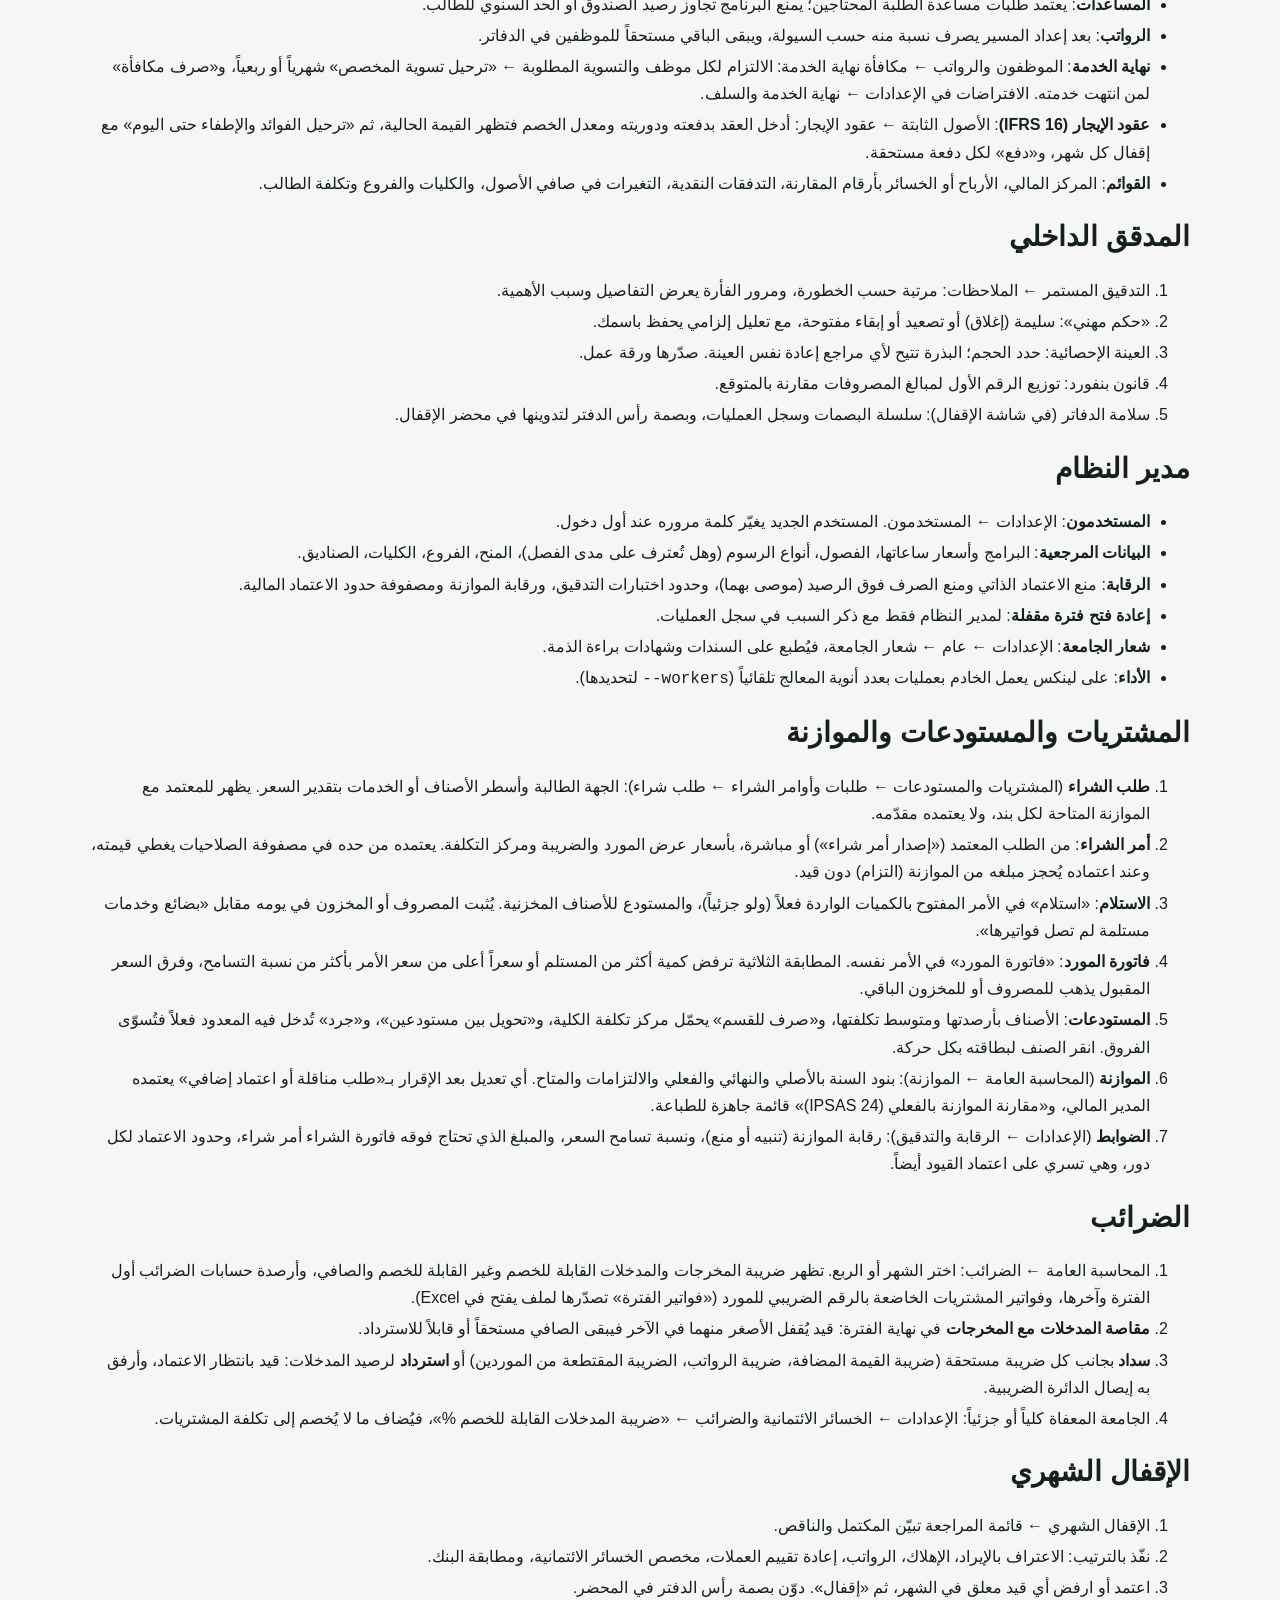
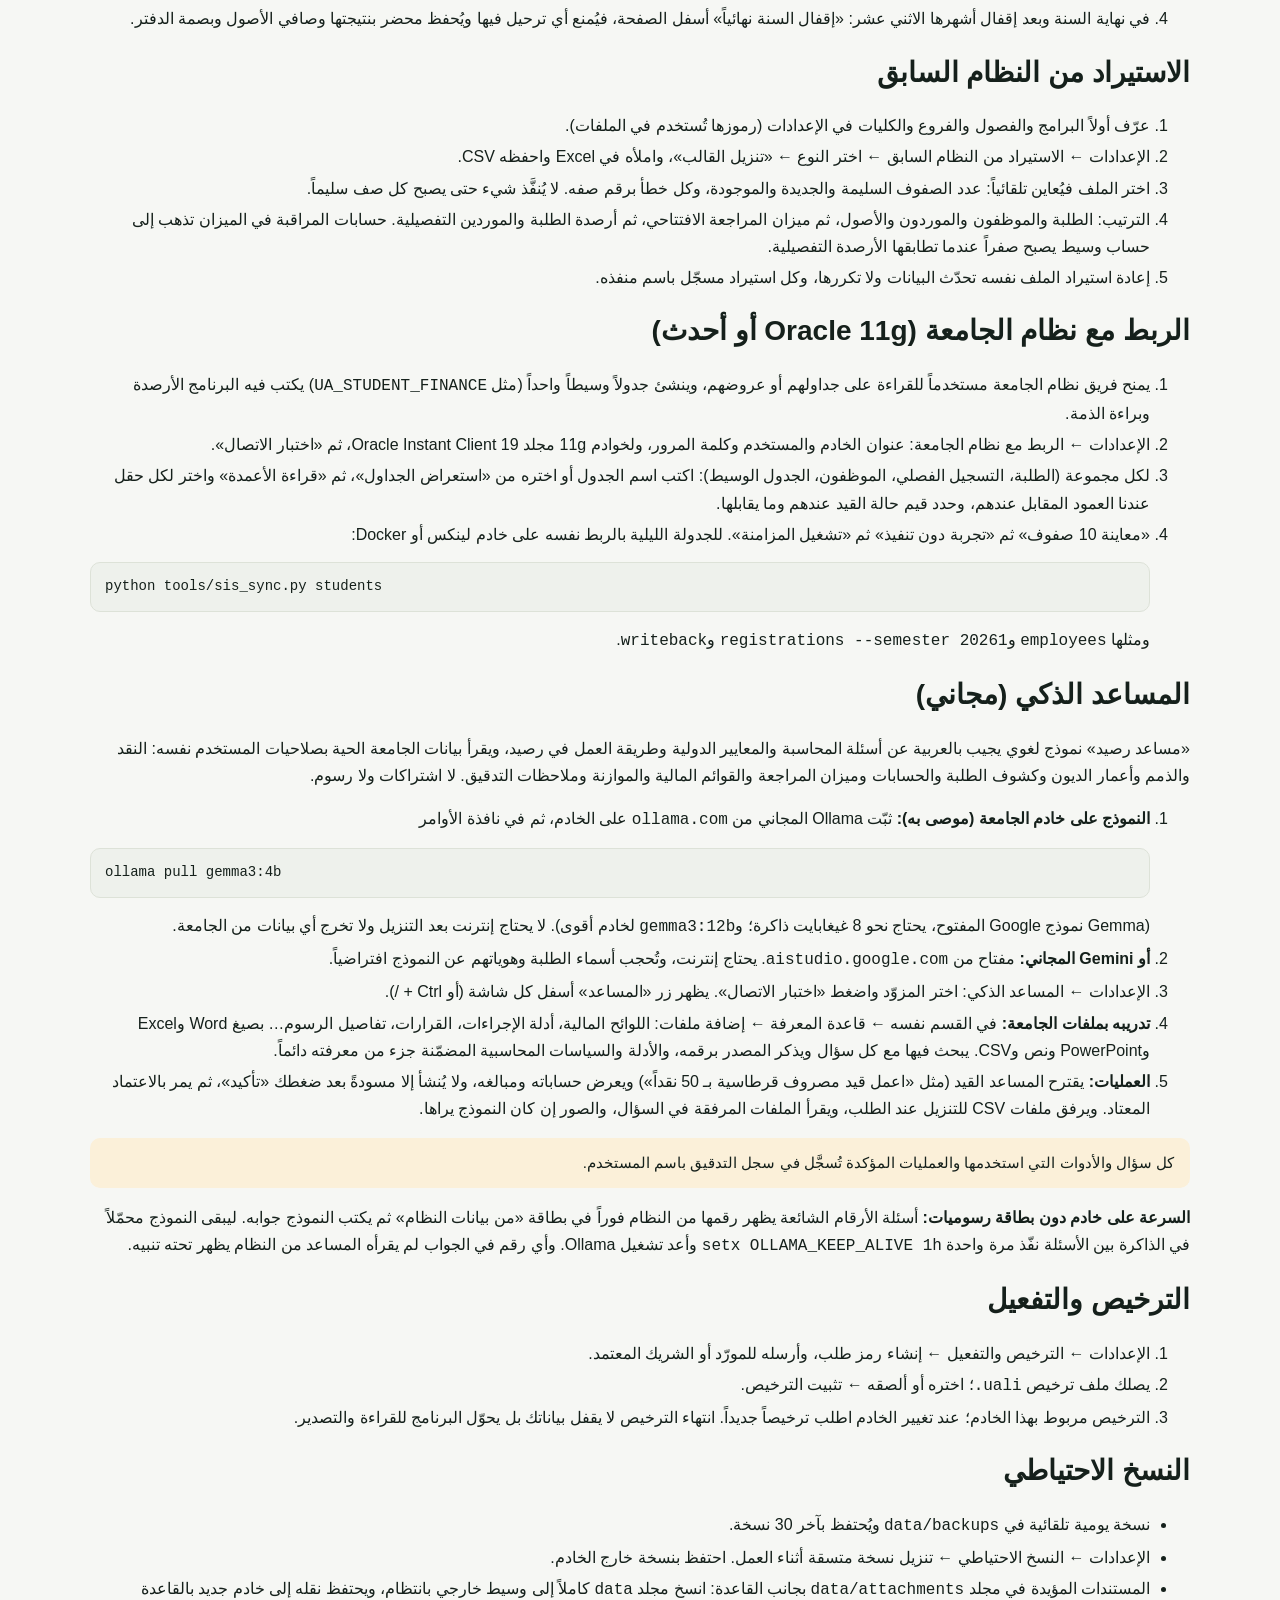
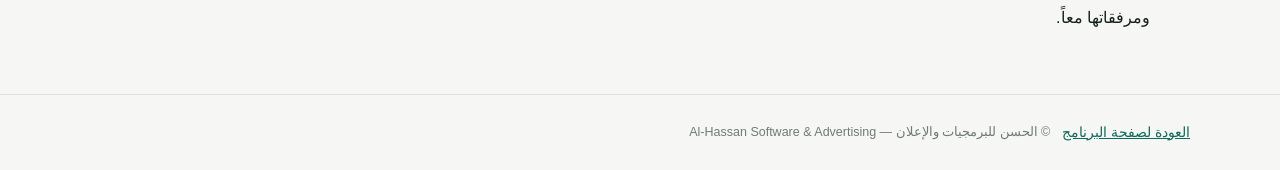
<file: guides/index.html>
<!doctype html>
<html lang="ar" dir="rtl">
<head>
<meta charset="utf-8">
<meta name="viewport" content="width=device-width, initial-scale=1">
<title>أدلة استخدام رصيد</title>
<meta name="description" content="أدلة رصيد حسب الدور: البدء والتدريب، المحاسب، أمين الصندوق، المدير المالي، المدقق، مدير النظام، الإقفال الشهري، الربط مع نظام الجامعة، والترخيص.">
<link rel="icon" href="../img/logo.svg" type="image/svg+xml">
<link rel="stylesheet" href="../site.css">
</head>
<body>
<header class="top"><div class="wrap">
  <a class="logo" href="../"><picture><source srcset="../img/brand-dark.svg" media="(prefers-color-scheme: dark)"><img src="../img/brand.svg" alt="رصيد — النظام المالي للجامعات" width="186" height="40"></picture></a>
  <nav><a href="#install">التثبيت</a><a href="#start">البدء</a><a href="#accountant">المحاسب</a><a href="#cashier">أمين الصندوق</a><a href="#cfo">المدير المالي</a><a href="#auditor">المدقق</a><a href="#admin">مدير النظام</a><a href="#procurement">المشتريات</a><a href="#close">الإقفال</a><a href="#assistant">المساعد</a></nav>
</div></header>
<main class="guide"><section><div class="wrap">
<h1>أدلة استخدام رصيد</h1>
<p>هذه الأدلة مضمّنة مع البرنامج نفسه وتفتح من <code>/site/guides/</code> على خادم الجامعة دون إنترنت، ومنشورة أيضاً على صفحة البرنامج.</p>
<div class="toc"><a href="#install">التثبيت</a><a href="#start">البدء ونسخة التدريب</a><a href="#screens">طريقة عرض الشاشات</a><a href="#accountant">المحاسب</a><a href="#cashier">أمين الصندوق</a><a href="#cfo">المدير المالي</a><a href="#auditor">المدقق الداخلي</a><a href="#admin">مدير النظام</a><a href="#procurement">المشتريات والمستودعات والموازنة</a><a href="#taxes">الضرائب</a><a href="#close">الإقفال الشهري</a><a href="#import">الاستيراد من النظام السابق</a><a href="#sis">الربط مع نظام الجامعة</a><a href="#assistant">المساعد الذكي</a><a href="#license">الترخيص والتفعيل</a><a href="#backup">النسخ الاحتياطي</a></div>

<h2 id="install">التثبيت</h2>
<ul>
  <li><b>ويندوز 10/11 وسيرفر 2016+</b>: شغّل <code>Raseed-Setup.exe</code> (لا يحتاج صلاحية مسؤول)، أو فك <code>Raseed-Windows-Portable.zip</code> في أي مجلد. البرنامج مترجم إلى ملف تنفيذي (<code>app\Raseed.exe</code>) ومكتبة Oracle مضمنة فيه، فلا يحتاج تثبيت أي شيء آخر. الاختصارات: «رصيد» للنسخة الفعلية، «رصيد — نسخة التدريب»، «جامعة التدريب الكاملة»، «خادم الشبكة الداخلية».</li>
  <li><b>خادم ويندوز للجامعة</b>: في مجلد البرنامج انقر <code>Install-Autostart.bat</code> بالزر الأيمن ← تشغيل كمسؤول، فيعمل مع الإقلاع على المنفذ 8800 ويُفتح المنفذ في جدار الحماية، ثم يفتح البرنامج في المستعرض حين يجهز. <code>Remove-Autostart.bat</code> يلغي ذلك ويوقف الخادم.</li>
  <li><b>لينكس</b>: <pre>tar xzf Raseed-Linux.tar.gz && cd raseed && sudo ./install.sh</pre> خدمة systemd، والبيانات في <code>/var/lib/raseed</code>.</li>
  <li><b>Docker</b>: <pre>docker compose up -d</pre> والبيانات في مجلد دائم.</li>
  <li><b>التحديث</b>: ثبّت الإصدار الجديد فوق القديم. عند أول تشغيل تُؤخذ نسخة احتياطية ثم تُرقّى قاعدة البيانات تلقائياً دون فقد أي بيانات.</li>
</ul>

<h2 id="start">البدء ونسخة التدريب</h2>
<ol>
  <li>نسخة التدريب: اختصار «رصيد — جامعة التدريب الكاملة» يُنشئ جامعة كاملة (100 ألف طالب، 8500 موظف، حرم رئيسي وأربعة فروع، ثلاث سنوات) في نحو 8 دقائق أول مرة، ثم تفتح فوراً وتُكمل تلقائياً الأيام التي لم يُشغَّل فيها البرنامج. للأجهزة المتواضعة: اختصار «رصيد — نسخة التدريب» (6000 طالب، تجهز خلال دقيقة).</li>
  <li>حسابات التدريب وكلمة مرورها جميعاً <code>train2026</code>: <code>admin</code> مدير النظام، <code>cfo</code> المدير المالي، <code>chief</code> رئيس المحاسبة، <code>acc1</code> و<code>acc2</code> محاسبان، <code>cash1</code> أمين صندوق، <code>audit</code> مدقق داخلي، <code>view</code> اطلاع فقط.</li>
  <li>في نسخة التدريب مخالفات مزروعة عمداً (موظف وهمي، مورد يقبض على حساب موظف، فواتير مكررة، سندات ملغاة، قيد ليلي مدوّر) ليتدرب المدققون على اكتشافها.</li>
  <li>النسخة الفعلية: اختصار «رصيد» ثم أكمل الإعداد الأولي: اسم الجامعة، الدولة (تضبط العملات والضريبة والمنطقة الزمنية والعطلة)، وحساب مدير النظام. للشبكة الداخلية: اختصار «رصيد — خادم الشبكة الداخلية»، أو <code>Install-Autostart.bat</code> على خادم الجامعة.</li>
</ol>
<p class="note">نسخة التدريب منفصلة تماماً عن النسخة الفعلية (ملف بيانات مستقل)، وكل مطبوعاتها تحمل عبارة «نسخة تدريب ببيانات وهمية».</p>

<h2 id="screens">طريقة عرض الشاشات</h2>
<ul>
  <li><b>المستندات متعددة الأسطر</b> (القيود، الفواتير، المرتجعات، فواتير الشراء): يظهر كل مستند وتحته كل أسطره دون تمرير داخلي. أزرار «كل الأسطر / مختصر / الرؤوس فقط» تغيّر الكثافة ويُحفظ اختيارك. المستند ذو السطر الواحد يظهر في صف واحد.</li>
  <li><b>نقر مزدوج أو Enter</b> على أي مستند يفتحه كاملاً في نافذة مع الطباعة والإجراءات، والأسهم تتنقل بين المستندات.</li>
  <li><b>Ctrl + K</b> من أي شاشة: انتقال سريع إلى صفحة أو طالب (بالاسم أو الرقم) أو قيد.</li>
  <li><b>الأعمدة الثانوية</b> تختفي تلقائياً على الشاشات الأضيق بدل ظهور تمرير أفقي، والنص الطويل يظهر في سطر واحد وكاملاً عند مرور الفأرة.</li>
  <li><b>القوائم في الإعدادات</b> (طرق الدفع، تصنيفات المساعدات، أنواع التقريب): كل قيمة في بطاقة عليها × لإزالتها، وتضيف بالكتابة ثم Enter أو بالاختيار من المقترحات.</li>
  <li>كل جدول يُصدَّر CSV يفتح في إكسل بالعربية، وكل تقرير ومستند يُطبع بتنسيق نظيف.</li>
</ul>

<h2 id="accountant">المحاسب</h2>
<h3>فوترة الطلبة</h3>
<ol>
  <li>فواتير الرسوم ← فاتورة جديدة: ابحث عن الطالب، اختر الفصل والرسوم (سعر الساعة يُؤخذ من التخصص تلقائياً) والمنحة إن وجدت.</li>
  <li>اختر التقريب (لأسفل أو لأعلى أو لأقرب حسب المفعّل في الإعدادات)؛ الفرق يضاف للخصم ويظهر في الفاتورة.</li>
  <li>إن كان الطالب مكفولاً تُقسَم الفاتورة تلقائياً بين الطالب والجهة الكافلة ضمن سقفها.</li>
  <li>عند الانسحاب: افتح الفاتورة ← إشعار دائن بالنسبة المستردة.</li>
</ol>
<h3>قيود اليومية</h3>
<ol>
  <li>دفتر اليومية ← قيد جديد. المجموعان يُحسبان أثناء الكتابة، و«موازنة آلية للسطر الأخير» تكمل الفرق.</li>
  <li>احفظ مسودة أو أرسل للاعتماد. لا يعتمد القيد من أنشأه. القيد المرحّل لا يُعدّل بل يُعكس بسبب موثق.</li>
  <li><b>المستند المؤيد</b>: افتح القيد واسحب صورة الفاتورة أو العقد إلى «المستندات المؤيدة» أو اضغط «إرفاق». يظهر 📎 بجانب القيد في الدفتر. بعد الترحيل تُضاف المرفقات ولا تُزال، والقيد اليدوي الكبير بلا مستند يظهر للمدقق. المرفقات نفسها متاحة في فواتير الشراء وطلبات وأوامر الشراء.</li>
  <li><b>القيود المتكررة</b>: المحاسبة العامة ← القيود المتكررة ← نموذج جديد (أو «حفظ كقيد متكرر» من قيد يدوي قائم): الحسابات والمبالغ، والتكرار، وتاريخ أول قيد، وعدد المرات أو تاريخ الانتهاء. يولّد البرنامج كل قيد في موعده بانتظار الاعتماد، و«توليد المستحق الآن» لا ينتظر دورة الخادم.</li>
</ol>
<h3>الموردون</h3>
<ol>
  <li>فاتورة شراء: رقم فاتورة المورد إلزامي ويمنع البرنامج تسجيله مرتين. سطر لكل بند بحسابه ومركز تكلفته وضريبته.</li>
  <li>مرتجع: من الفاتورة الأصلية حدد الكميات المرتجعة؛ لا يُسمح بمرتجع يتجاوز الفاتورة.</li>
  <li>سند صرف: بعملة ذمة المورد ومن حساب بنفس العملة.</li>
</ol>
<h3>خطط التقسيط</h3>
<ol>
  <li>صفحة الطالب ← «خطة تقسيط»: المبلغ يُقترح من الرصيد غير المقسّط، حدد عدد الأقساط وتاريخ أولها والدفعة الأولى ← «إنشاء الجدول»، ثم عدّل أي تاريخ أو مبلغ كما اتُّفق مع الطالب ← حفظ.</li>
  <li>لا تحتاج ربط السندات بالأقساط: كل ما يُخفّض ذمة الطالب بعد بدء الخطة يغطي أقدم قسط أولاً، والسند الملغى أو الشيك المرتجع يُطرح.</li>
  <li>التقسيط والمتأخرات: قائمة المتأخرين بأيام التأخر، «تصدير للرسائل» بأرقام الجوال، و«إشعارات التذكير» تطبع إشعاراً لكل طالب في صفحة.</li>
</ol>
<h3>السلف والعهد</h3>
<ol>
  <li>السلف والعهد ← طلب: سلفة راتب بقسطها الشهري (لا تتجاوز السلف القائمة راتبين إلا بتعديل الحد في الإعدادات)، أو عهدة نقدية بغرضها.</li>
  <li>يعتمدها رئيس المحاسبة أو المدير المالي فتُصرف من الحساب المختار. قسط السلفة يُخصم آلياً من صافي الراتب في المسير التالي.</li>
  <li>العهدة: «تسوية» بفواتير المصروفات (حساب ومبلغ وبيان لكل فاتورة) والنقد المرتجع. العهدة المفتوحة أكثر من المدة المسموحة تظهر في لوحة المعلومات.</li>
</ol>
<h3>رد المبالغ الزائدة وبراءة الذمة</h3>
<ol>
  <li>صفحة الطالب صاحب الرصيد الدائن ← «رد مبلغ زائد»: يظهر الحد القابل للرد، ويُرسل الطلب لاعتماد رئيس المحاسبة أو المدير المالي (لا يعتمده من طلبه).</li>
  <li>صفحة الطالب الذي لا مستحقات عليه ← «براءة ذمة» ← الغرض: تُطبع الشهادة بشعار الجامعة ورقم ورمز تحقق. لا تصدر لمن عليه رصيد أو له طلب رد معلق.</li>
  <li>التحقق من شهادة: الخزينة ← براءات الذمة ← أدخل رقمها ورمزها.</li>
</ol>

<h2 id="cashier">أمين الصندوق</h2>
<ol>
  <li>المقبوضات ← سند قبض ← طالب: ابحث عنه فيظهر رصيده المستحق ورابط لتعبئة المبلغ.</li>
  <li>اختر العملة التي يدفع بها (شيكل، دينار، دولار...)؛ تظهر الحسابات المقبولة لتلك العملة فقط، وتُخصم من ذمة الطالب بعملة ذمته دون فروقات وهمية.</li>
  <li>احفظ فيُطبع السند ومعه الرصيد المتبقي. إلغاء السند يحتاج صلاحية الاعتماد ويُسجَّل للمدقق.</li>
  <li>الدفع بشيك: اختر طريقة الدفع «شيك» فتظهر حقول رقم الشيك وبنكه وتاريخ استحقاقه. يُسجَّل في «شيكات برسم التحصيل» ويخفّض ذمة الطالب فوراً.</li>
  <li>الشيكات: الواردة القائمة مرتبة بالاستحقاق، «إيداع» ثم «تحصيل» عندما يحصّله البنك، أو «ارتداد» بسببه ورسومه فتعود الذمة كما كانت. الصادرة للموردين: «صرف» في تاريخ استحقاقها بعد التأكد من الرصيد.</li>
  <li>إيداع نقدية الصندوق في البنك أو صرف عملة: الخزينة ← تحويل / صرف عملة. إذا اختلفت العملتان اكتب المبلغ المستلم فعلاً وعمولة الصراف، فيُرحَّل فرق الصرف تلقائياً. البرنامج يمنع تحويل أكثر من رصيد العملة في الصندوق.</li>
</ol>

<h2 id="cfo">المدير المالي</h2>
<ul>
  <li><b>الاعتمادات</b>: القيود المعلقة تظهر في لوحة المعلومات وفي دفتر اليومية (الحالة: بانتظار الاعتماد).</li>
  <li><b>المساعدات</b>: يعتمد طلبات مساعدة الطلبة المحتاجين؛ يمنع البرنامج تجاوز رصيد الصندوق أو الحد السنوي للطالب.</li>
  <li><b>الرواتب</b>: بعد إعداد المسير يصرف نسبة منه حسب السيولة، ويبقى الباقي مستحقاً للموظفين في الدفاتر.</li>
  <li><b>نهاية الخدمة</b>: الموظفون والرواتب ← مكافأة نهاية الخدمة: الالتزام لكل موظف والتسوية المطلوبة ← «ترحيل تسوية المخصص» شهرياً أو ربعياً، و«صرف مكافأة» لمن انتهت خدمته. الافتراضات في الإعدادات ← نهاية الخدمة والسلف.</li>
  <li><b>عقود الإيجار (IFRS 16)</b>: الأصول الثابتة ← عقود الإيجار: أدخل العقد بدفعته ودوريته ومعدل الخصم فتظهر القيمة الحالية، ثم «ترحيل الفوائد والإطفاء حتى اليوم» مع إقفال كل شهر، و«دفع» لكل دفعة مستحقة.</li>
  <li><b>القوائم</b>: المركز المالي، الأرباح أو الخسائر بأرقام المقارنة، التدفقات النقدية، التغيرات في صافي الأصول، والكليات والفروع وتكلفة الطالب.</li>
</ul>

<h2 id="auditor">المدقق الداخلي</h2>
<ol>
  <li>التدقيق المستمر ← الملاحظات: مرتبة حسب الخطورة، ومرور الفأرة يعرض التفاصيل وسبب الأهمية.</li>
  <li>«حكم مهني»: سليمة (إغلاق) أو تصعيد أو إبقاء مفتوحة، مع تعليل إلزامي يحفظ باسمك.</li>
  <li>العينة الإحصائية: حدد الحجم؛ البذرة تتيح لأي مراجع إعادة نفس العينة. صدّرها ورقة عمل.</li>
  <li>قانون بنفورد: توزيع الرقم الأول لمبالغ المصروفات مقارنة بالمتوقع.</li>
  <li>سلامة الدفاتر (في شاشة الإقفال): سلسلة البصمات وسجل العمليات، وبصمة رأس الدفتر لتدوينها في محضر الإقفال.</li>
</ol>

<h2 id="admin">مدير النظام</h2>
<ul>
  <li><b>المستخدمون</b>: الإعدادات ← المستخدمون. المستخدم الجديد يغيّر كلمة مروره عند أول دخول.</li>
  <li><b>البيانات المرجعية</b>: البرامج وأسعار ساعاتها، الفصول، أنواع الرسوم (وهل تُعترف على مدى الفصل)، المنح، الفروع، الكليات، الصناديق.</li>
  <li><b>الرقابة</b>: منع الاعتماد الذاتي ومنع الصرف فوق الرصيد (موصى بهما)، وحدود اختبارات التدقيق، ورقابة الموازنة ومصفوفة حدود الاعتماد المالية.</li>
  <li><b>إعادة فتح فترة مقفلة</b>: لمدير النظام فقط مع ذكر السبب في سجل العمليات.</li>
  <li><b>شعار الجامعة</b>: الإعدادات ← عام ← شعار الجامعة، فيُطبع على السندات وشهادات براءة الذمة.</li>
  <li><b>الأداء</b>: على لينكس يعمل الخادم بعمليات بعدد أنوية المعالج تلقائياً (<code>--workers</code> لتحديدها).</li>
</ul>

<h2 id="procurement">المشتريات والمستودعات والموازنة</h2>
<ol>
  <li><b>طلب الشراء</b> (المشتريات والمستودعات ← طلبات وأوامر الشراء ← طلب شراء): الجهة الطالبة وأسطر الأصناف أو الخدمات بتقدير السعر. يظهر للمعتمد مع الموازنة المتاحة لكل بند، ولا يعتمده مقدّمه.</li>
  <li><b>أمر الشراء</b>: من الطلب المعتمد («إصدار أمر شراء») أو مباشرة، بأسعار عرض المورد والضريبة ومركز التكلفة. يعتمده من حده في مصفوفة الصلاحيات يغطي قيمته، وعند اعتماده يُحجز مبلغه من الموازنة (التزام) دون قيد.</li>
  <li><b>الاستلام</b>: «استلام» في الأمر المفتوح بالكميات الواردة فعلاً (ولو جزئياً)، والمستودع للأصناف المخزنية. يُثبت المصروف أو المخزون في يومه مقابل «بضائع وخدمات مستلمة لم تصل فواتيرها».</li>
  <li><b>فاتورة المورد</b>: «فاتورة المورد» في الأمر نفسه. المطابقة الثلاثية ترفض كمية أكثر من المستلم أو سعراً أعلى من سعر الأمر بأكثر من نسبة التسامح، وفرق السعر المقبول يذهب للمصروف أو للمخزون الباقي.</li>
  <li><b>المستودعات</b>: الأصناف بأرصدتها ومتوسط تكلفتها، و«صرف للقسم» يحمّل مركز تكلفة الكلية، و«تحويل بين مستودعين»، و«جرد» تُدخل فيه المعدود فعلاً فتُسوّى الفروق. انقر الصنف لبطاقته بكل حركة.</li>
  <li><b>الموازنة</b> (المحاسبة العامة ← الموازنة): بنود السنة بالأصلي والنهائي والفعلي والالتزامات والمتاح. أي تعديل بعد الإقرار بـ«طلب مناقلة أو اعتماد إضافي» يعتمده المدير المالي، و«مقارنة الموازنة بالفعلي (IPSAS 24)» قائمة جاهزة للطباعة.</li>
  <li><b>الضوابط</b> (الإعدادات ← الرقابة والتدقيق): رقابة الموازنة (تنبيه أو منع)، ونسبة تسامح السعر، والمبلغ الذي تحتاج فوقه فاتورة الشراء أمر شراء، وحدود الاعتماد لكل دور، وهي تسري على اعتماد القيود أيضاً.</li>
</ol>

<h2 id="taxes">الضرائب</h2>
<ol>
  <li>المحاسبة العامة ← الضرائب: اختر الشهر أو الربع. تظهر ضريبة المخرجات والمدخلات القابلة للخصم وغير القابلة للخصم والصافي، وأرصدة حسابات الضرائب أول الفترة وآخرها، وفواتير المشتريات الخاضعة بالرقم الضريبي للمورد («فواتير الفترة» تصدّرها لملف يفتح في Excel).</li>
  <li><b>مقاصة المدخلات مع المخرجات</b> في نهاية الفترة: قيد يُقفل الأصغر منهما في الآخر فيبقى الصافي مستحقاً أو قابلاً للاسترداد.</li>
  <li><b>سداد</b> بجانب كل ضريبة مستحقة (ضريبة القيمة المضافة، ضريبة الرواتب، الضريبة المقتطعة من الموردين) أو <b>استرداد</b> لرصيد المدخلات: قيد بانتظار الاعتماد، وأرفق به إيصال الدائرة الضريبية.</li>
  <li>الجامعة المعفاة كلياً أو جزئياً: الإعدادات ← الخسائر الائتمانية والضرائب ← «ضريبة المدخلات القابلة للخصم %»، فيُضاف ما لا يُخصم إلى تكلفة المشتريات.</li>
</ol>

<h2 id="close">الإقفال الشهري</h2>
<ol>
  <li>الإقفال الشهري ← قائمة المراجعة تبيّن المكتمل والناقص.</li>
  <li>نفّذ بالترتيب: الاعتراف بالإيراد، الإهلاك، الرواتب، إعادة تقييم العملات، مخصص الخسائر الائتمانية، ومطابقة البنك.</li>
  <li>اعتمد أو ارفض أي قيد معلق في الشهر، ثم «إقفال». دوّن بصمة رأس الدفتر في المحضر.</li>
  <li>في نهاية السنة وبعد إقفال أشهرها الاثني عشر: «إقفال السنة نهائياً» أسفل الصفحة، فيُمنع أي ترحيل فيها ويُحفظ محضر بنتيجتها وصافي الأصول وبصمة الدفتر.</li>
</ol>

<h2 id="import">الاستيراد من النظام السابق</h2>
<ol>
  <li>عرّف أولاً البرامج والفصول والفروع والكليات في الإعدادات (رموزها تُستخدم في الملفات).</li>
  <li>الإعدادات ← الاستيراد من النظام السابق ← اختر النوع ← «تنزيل القالب»، واملأه في Excel واحفظه CSV.</li>
  <li>اختر الملف فيُعاين تلقائياً: عدد الصفوف السليمة والجديدة والموجودة، وكل خطأ برقم صفه. لا يُنفَّذ شيء حتى يصبح كل صف سليماً.</li>
  <li>الترتيب: الطلبة والموظفون والموردون والأصول، ثم ميزان المراجعة الافتتاحي، ثم أرصدة الطلبة والموردين التفصيلية. حسابات المراقبة في الميزان تذهب إلى حساب وسيط يصبح صفراً عندما تطابقها الأرصدة التفصيلية.</li>
  <li>إعادة استيراد الملف نفسه تحدّث البيانات ولا تكررها، وكل استيراد مسجّل باسم منفذه.</li>
</ol>

<h2 id="sis">الربط مع نظام الجامعة (Oracle 11g أو أحدث)</h2>
<ol>
  <li>يمنح فريق نظام الجامعة مستخدماً للقراءة على جداولهم أو عروضهم، وينشئ جدولاً وسيطاً واحداً (مثل <code>UA_STUDENT_FINANCE</code>) يكتب فيه البرنامج الأرصدة وبراءة الذمة.</li>
  <li>الإعدادات ← الربط مع نظام الجامعة: عنوان الخادم والمستخدم وكلمة المرور، ولخوادم 11g مجلد Oracle Instant Client 19، ثم «اختبار الاتصال».</li>
  <li>لكل مجموعة (الطلبة، التسجيل الفصلي، الموظفون، الجدول الوسيط): اكتب اسم الجدول أو اختره من «استعراض الجداول»، ثم «قراءة الأعمدة» واختر لكل حقل عندنا العمود المقابل عندهم، وحدد قيم حالة القيد عندهم وما يقابلها.</li>
  <li>«معاينة 10 صفوف» ثم «تجربة دون تنفيذ» ثم «تشغيل المزامنة». للجدولة الليلية بالربط نفسه على خادم لينكس أو Docker: <pre>python tools/sis_sync.py students</pre> ومثلها <code>employees</code> و<code>registrations --semester 20261</code> و<code>writeback</code>.</li>
</ol>

<h2 id="assistant">المساعد الذكي (مجاني)</h2>
<p>«مساعد رصيد» نموذج لغوي يجيب بالعربية عن أسئلة المحاسبة والمعايير الدولية وطريقة العمل في رصيد، ويقرأ بيانات الجامعة الحية بصلاحيات المستخدم نفسه: النقد والذمم وأعمار الديون وكشوف الطلبة والحسابات وميزان المراجعة والقوائم المالية والموازنة وملاحظات التدقيق. لا اشتراكات ولا رسوم.</p>
<ol>
  <li><b>النموذج على خادم الجامعة (موصى به):</b> ثبّت Ollama المجاني من <code>ollama.com</code> على الخادم، ثم في نافذة الأوامر <pre>ollama pull gemma3:4b</pre> (Gemma نموذج Google المفتوح، يحتاج نحو 8 غيغابايت ذاكرة؛ و<code>gemma3:12b</code> لخادم أقوى). لا يحتاج إنترنت بعد التنزيل ولا تخرج أي بيانات من الجامعة.</li>
  <li><b>أو Gemini المجاني:</b> مفتاح من <code>aistudio.google.com</code>. يحتاج إنترنت، وتُحجب أسماء الطلبة وهوياتهم عن النموذج افتراضياً.</li>
  <li>الإعدادات ← المساعد الذكي: اختر المزوّد واضغط «اختبار الاتصال». يظهر زر «المساعد» أسفل كل شاشة (أو Ctrl + /).</li>
  <li><b>تدريبه بملفات الجامعة:</b> في القسم نفسه ← قاعدة المعرفة ← إضافة ملفات: اللوائح المالية، أدلة الإجراءات، القرارات، تفاصيل الرسوم… بصيغ Word وExcel وPowerPoint ونص وCSV. يبحث فيها مع كل سؤال ويذكر المصدر برقمه، والأدلة والسياسات المحاسبية المضمّنة جزء من معرفته دائماً.</li>
  <li><b>العمليات:</b> يقترح المساعد القيد (مثل «اعمل قيد مصروف قرطاسية بـ 50 نقداً») ويعرض حساباته ومبالغه، ولا يُنشأ إلا مسودةً بعد ضغطك «تأكيد»، ثم يمر بالاعتماد المعتاد. ويرفق ملفات CSV للتنزيل عند الطلب، ويقرأ الملفات المرفقة في السؤال، والصور إن كان النموذج يراها.</li>
</ol>
<p class="note">كل سؤال والأدوات التي استخدمها والعمليات المؤكدة تُسجَّل في سجل التدقيق باسم المستخدم.</p>
<p><b>السرعة على خادم دون بطاقة رسوميات:</b> أسئلة الأرقام الشائعة يظهر رقمها من النظام فوراً في بطاقة «من بيانات النظام» ثم يكتب النموذج جوابه. ليبقى النموذج محمّلاً في الذاكرة بين الأسئلة نفّذ مرة واحدة <code>setx OLLAMA_KEEP_ALIVE 1h</code> وأعد تشغيل Ollama. وأي رقم في الجواب لم يقرأه المساعد من النظام يظهر تحته تنبيه.</p>

<h2 id="license">الترخيص والتفعيل</h2>
<ol>
  <li>الإعدادات ← الترخيص والتفعيل ← إنشاء رمز طلب، وأرسله للمورّد أو الشريك المعتمد.</li>
  <li>يصلك ملف ترخيص <code>.uali</code>؛ اختره أو ألصقه ← تثبيت الترخيص.</li>
  <li>الترخيص مربوط بهذا الخادم؛ عند تغيير الخادم اطلب ترخيصاً جديداً. انتهاء الترخيص لا يقفل بياناتك بل يحوّل البرنامج للقراءة والتصدير.</li>
</ol>

<h2 id="backup">النسخ الاحتياطي</h2>
<ul>
  <li>نسخة يومية تلقائية في <code>data/backups</code> ويُحتفظ بآخر 30 نسخة.</li>
  <li>الإعدادات ← النسخ الاحتياطي ← تنزيل نسخة متسقة أثناء العمل. احتفظ بنسخة خارج الخادم.</li>
  <li>المستندات المؤيدة في مجلد <code>data/attachments</code> بجانب القاعدة: انسخ مجلد <code>data</code> كاملاً إلى وسيط خارجي بانتظام، ويحتفظ نقله إلى خادم جديد بالقاعدة ومرفقاتها معاً.</li>
</ul>
</div></section></main>
<footer><div class="wrap foot"><a href="../">العودة لصفحة البرنامج</a><span class="copy">© الحسن للبرمجيات والإعلان — Al-Hassan Software &amp; Advertising</span></div></footer>
</body>
</html>
</file>
<file: site.css>
:root {
  color-scheme: light;
  --bg: #f6f7f4; --surface: #fff; --surface-2: #eef1ec; --border: #dde2d8; --text: #15201b; --text-2: #46534c; --muted: #6f7b74;
  --accent: #0f6b5c; --accent-2: #0b5549; --accent-soft: #e1f1eb; --on-accent: #fff; --warn-soft: #fbf0d9; --warn: #8a5a00;
  --font: "Segoe UI", "Noto Sans Arabic", "Noto Naskh Arabic", Tahoma, Arial, sans-serif;
}
@media (prefers-color-scheme: dark) {
  :root:not([data-theme="light"]) {
    color-scheme: dark;
    --bg: #101412; --surface: #171c1a; --surface-2: #1f2623; --border: #2c3531; --text: #e8ede9; --text-2: #b9c3bd; --muted: #8c978f;
    --accent: #3fb59b; --accent-2: #5cc9b0; --accent-soft: #17332c; --on-accent: #06201a; --warn-soft: #33270f; --warn: #e3a93a;
  }
}
:root[data-theme="dark"] {
  color-scheme: dark;
  --bg: #101412; --surface: #171c1a; --surface-2: #1f2623; --border: #2c3531; --text: #e8ede9; --text-2: #b9c3bd; --muted: #8c978f;
  --accent: #3fb59b; --accent-2: #5cc9b0; --accent-soft: #17332c; --on-accent: #06201a; --warn-soft: #33270f; --warn: #e3a93a;
}
* { box-sizing: border-box; }
html { scroll-behavior: smooth; }
body { margin: 0; background: var(--bg); color: var(--text); font-family: var(--font); font-size: 16px; line-height: 1.7; }
a { color: var(--accent); }
img { max-width: 100%; height: auto; display: block; }
.wrap { max-width: 1140px; margin: 0 auto; padding: 0 20px; }
header.top { position: sticky; top: 0; z-index: 10; background: color-mix(in srgb, var(--bg) 90%, transparent); backdrop-filter: blur(8px); border-bottom: 1px solid var(--border); }
header.top .wrap { display: flex; align-items: center; gap: 18px; height: 58px; }
.logo { display: flex; align-items: center; gap: 10px; font-weight: 700; color: var(--text); text-decoration: none; }
.logo img { width: 32px; height: 32px; }
header.top nav { display: flex; gap: 16px; margin-inline-start: auto; font-size: 14.5px; flex-wrap: wrap; }
header.top nav a { color: var(--text-2); text-decoration: none; }
header.top nav a:hover { color: var(--accent); }
.btn { display: inline-flex; align-items: center; gap: 8px; padding: 10px 20px; border-radius: 10px; font-weight: 600; text-decoration: none; border: 1px solid var(--border); color: var(--text); background: var(--surface); }
.btn.primary { background: var(--accent); color: var(--on-accent); border-color: var(--accent); }
.hero { padding: 56px 0 30px; }
.hero h1 { font-size: clamp(28px, 4.2vw, 44px); line-height: 1.25; margin: 0 0 14px; max-width: 820px; }
.hero p.lead { font-size: 19px; color: var(--text-2); max-width: 760px; margin: 0 0 24px; }
.hero .cta { display: flex; gap: 12px; flex-wrap: wrap; }
.shot { margin-top: 34px; border-radius: 14px; overflow: hidden; border: 1px solid var(--border); box-shadow: 0 20px 50px rgba(0,0,0,.12); }
.stats { display: grid; grid-template-columns: repeat(auto-fit, minmax(190px, 1fr)); gap: 12px; margin: 30px 0 0; }
.stat { background: var(--surface); border: 1px solid var(--border); border-radius: 12px; padding: 14px 16px; }
.stat b { display: block; font-size: 26px; font-variant-numeric: tabular-nums; color: var(--accent-2); }
.stat span { color: var(--text-2); font-size: 14px; }
section { padding: 46px 0; }
section h2 { font-size: 28px; margin: 0 0 8px; }
section > .wrap > p.sub { color: var(--text-2); margin: 0 0 22px; max-width: 760px; }
.grid { display: grid; gap: 14px; grid-template-columns: repeat(auto-fit, minmax(250px, 1fr)); }
.card { background: var(--surface); border: 1px solid var(--border); border-radius: 12px; padding: 18px; }
.card h3 { margin: 0 0 6px; font-size: 17px; }
.card p, .card li { color: var(--text-2); font-size: 15px; margin: 0; }
.card ul { padding-inline-start: 18px; margin: 6px 0 0; }
table.std { width: 100%; border-collapse: collapse; background: var(--surface); border: 1px solid var(--border); border-radius: 12px; overflow: hidden; }
table.std th, table.std td { padding: 10px 14px; text-align: start; border-bottom: 1px solid var(--border); font-size: 15px; vertical-align: top; }
table.std th { background: var(--surface-2); font-weight: 600; }
.alt { background: var(--surface-2); }
.split { display: grid; grid-template-columns: minmax(0, 1fr) minmax(0, 1fr); gap: 28px; align-items: center; }
.split img { border-radius: 12px; border: 1px solid var(--border); }
.gallery { display: grid; grid-template-columns: repeat(auto-fit, minmax(320px, 1fr)); gap: 14px; }
.gallery figure { margin: 0; background: var(--surface); border: 1px solid var(--border); border-radius: 12px; overflow: hidden; }
.gallery figcaption { padding: 8px 12px; font-size: 14px; color: var(--text-2); }
.try { background: var(--accent-soft, var(--surface-2)); border: 1px solid var(--border); border-radius: 12px; padding: 14px 16px; margin: 12px 0 16px; }
.try h4 { margin: 0 0 6px; }
.try p { margin: 0 0 8px; }
.note { background: var(--warn-soft); color: var(--text); border-radius: 10px; padding: 12px 16px; font-size: 15px; }
code, pre { font-family: Consolas, "Courier New", monospace; direction: ltr; unicode-bidi: plaintext; }
pre { background: var(--surface-2); border: 1px solid var(--border); border-radius: 10px; padding: 12px 14px; overflow-x: auto; font-size: 14px; text-align: left; }
details { background: var(--surface); border: 1px solid var(--border); border-radius: 10px; padding: 12px 16px; margin-bottom: 8px; }
details summary { cursor: pointer; font-weight: 600; }
footer { border-top: 1px solid var(--border); padding: 26px 0; color: var(--muted); font-size: 14px; }
.toc { display: flex; flex-wrap: wrap; gap: 8px; margin: 10px 0 24px; }
.toc a { background: var(--surface); border: 1px solid var(--border); border-radius: 99px; padding: 4px 12px; text-decoration: none; font-size: 14px; }
.guide h3 { margin-top: 26px; }
.guide ol li, .guide ul li { margin-bottom: 4px; }
.tag { display: inline-block; font-size: 12px; background: var(--accent-soft); color: var(--accent-2); border-radius: 99px; padding: 1px 10px; font-weight: 600; }
@media (max-width: 820px) { .split { grid-template-columns: minmax(0, 1fr); } .grid, .gallery { grid-template-columns: minmax(0, 1fr); } header.top nav { display: none; } section { padding: 30px 0; } }
.logo picture, .logo img { height: 46px; width: auto; }
header.top .btn.sm { padding: 6px 14px; font-size: 14px; }
.btn.ghost { background: transparent; }
.hero .tag { margin-bottom: 12px; }
.dl { display: grid; grid-template-columns: repeat(auto-fit, minmax(260px, 1fr)); gap: 14px; }
.dl .dl-main { grid-column: 1 / -1; display: grid; grid-template-columns: minmax(0, 1fr) auto; gap: 6px 24px; align-items: center; border: 2px solid var(--accent); }
.dl .dl-main h3, .dl .dl-main > p { grid-column: 1; }
.dl .dl-btns { grid-column: 2; grid-row: 1 / span 3; display: flex; flex-direction: column; gap: 8px; }
.dl .card pre { margin: 8px 0 10px; }
.dl #apex { grid-column: 1 / -1; }
.dl #apex .dl-btns { flex-direction: row; flex-wrap: wrap; margin: 8px 0; }
#apex code { overflow-wrap: anywhere; }
#apex code, #apex p a[href^="download/"], #apex li a[href^="download/"], .btn bdi { unicode-bidi: isolate; direction: ltr; }
.dl .card > .btn { margin-top: 2px; }
.muted { color: var(--muted); }
.small { font-size: 14px; }
.foot { display: flex; align-items: center; gap: 12px; flex-wrap: wrap; }
.foot nav { display: flex; gap: 14px; margin-inline-start: auto; }
.foot nav a { color: var(--text-2); text-decoration: none; }
.foot nav a:hover { color: var(--accent); }
.copy { font-size: 12.5px; color: var(--muted); margin-top: 4px; }
.foot > .copy { margin: 0 0 0 auto; }
@media (max-width: 820px) {
  .dl { grid-template-columns: minmax(0, 1fr); }
  .dl .dl-main { grid-template-columns: minmax(0, 1fr); }
  .dl .dl-btns { grid-column: 1; grid-row: auto; }
}
</file>
